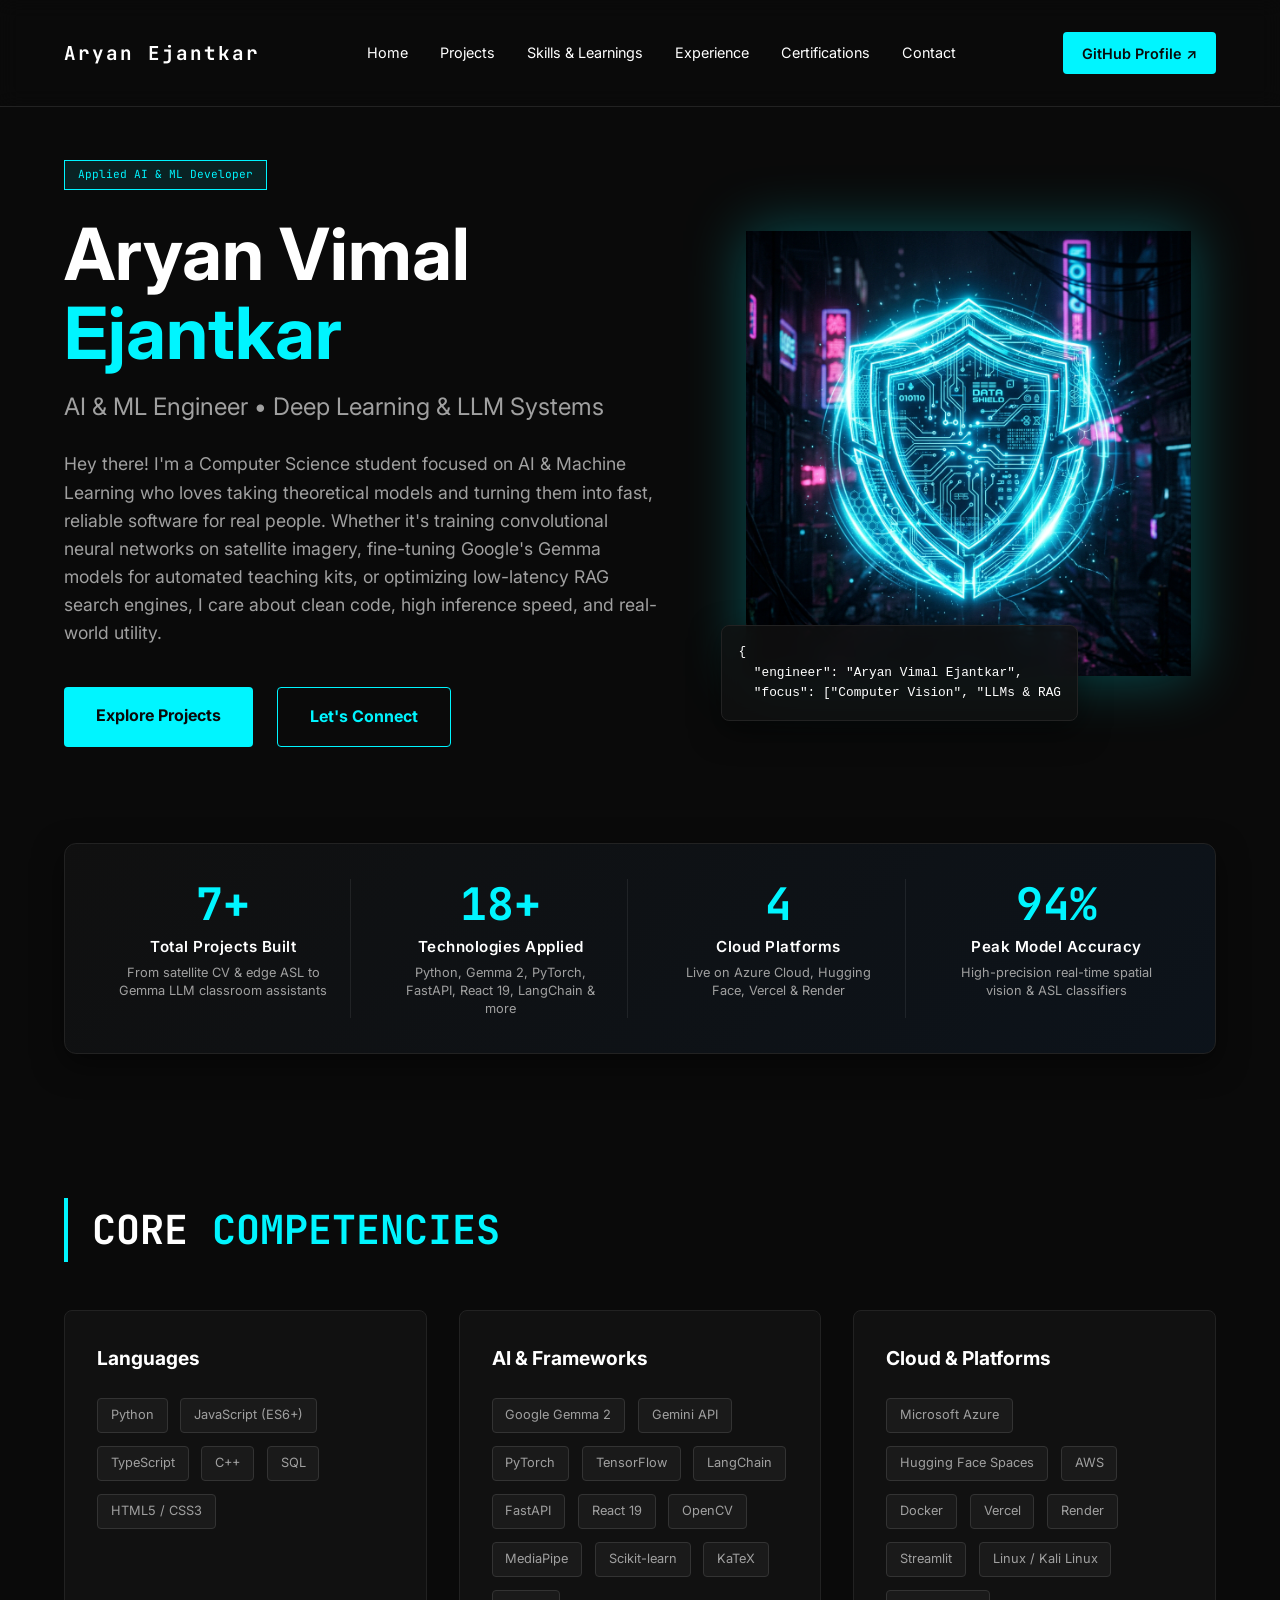
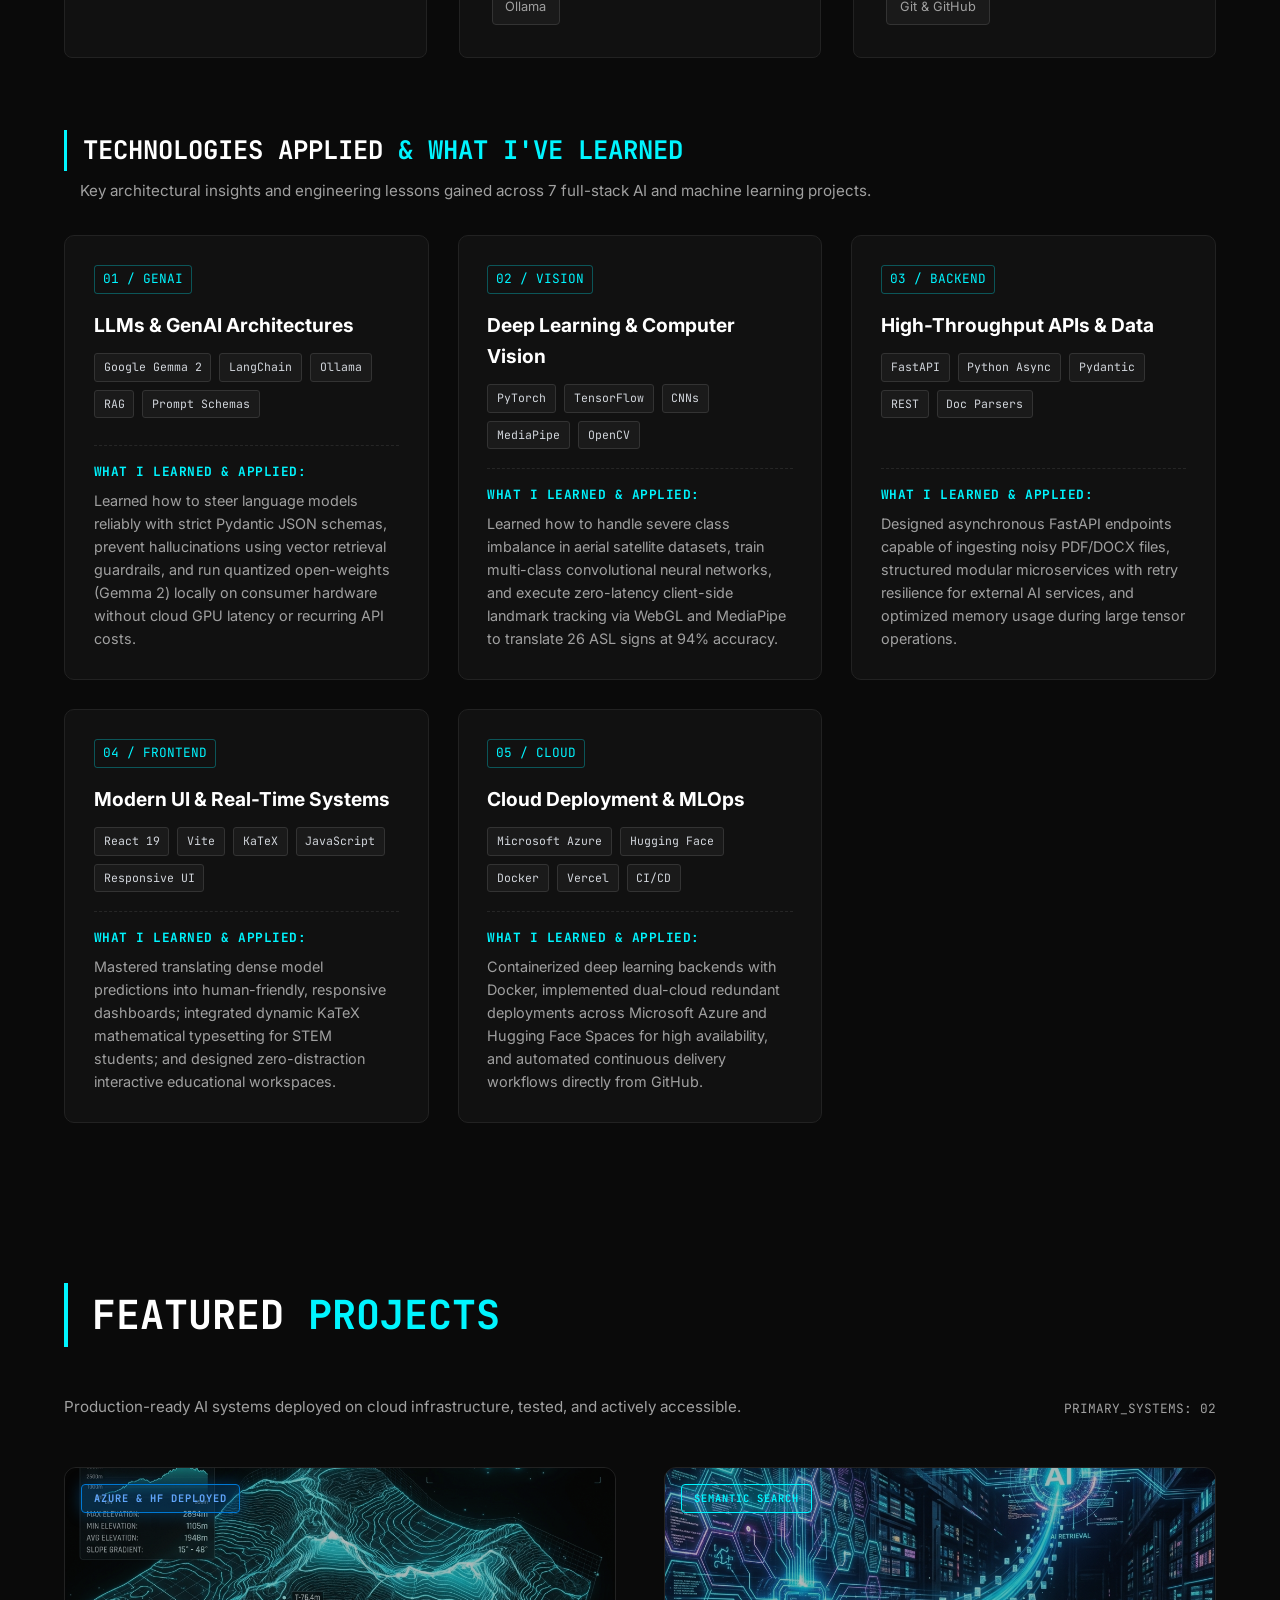
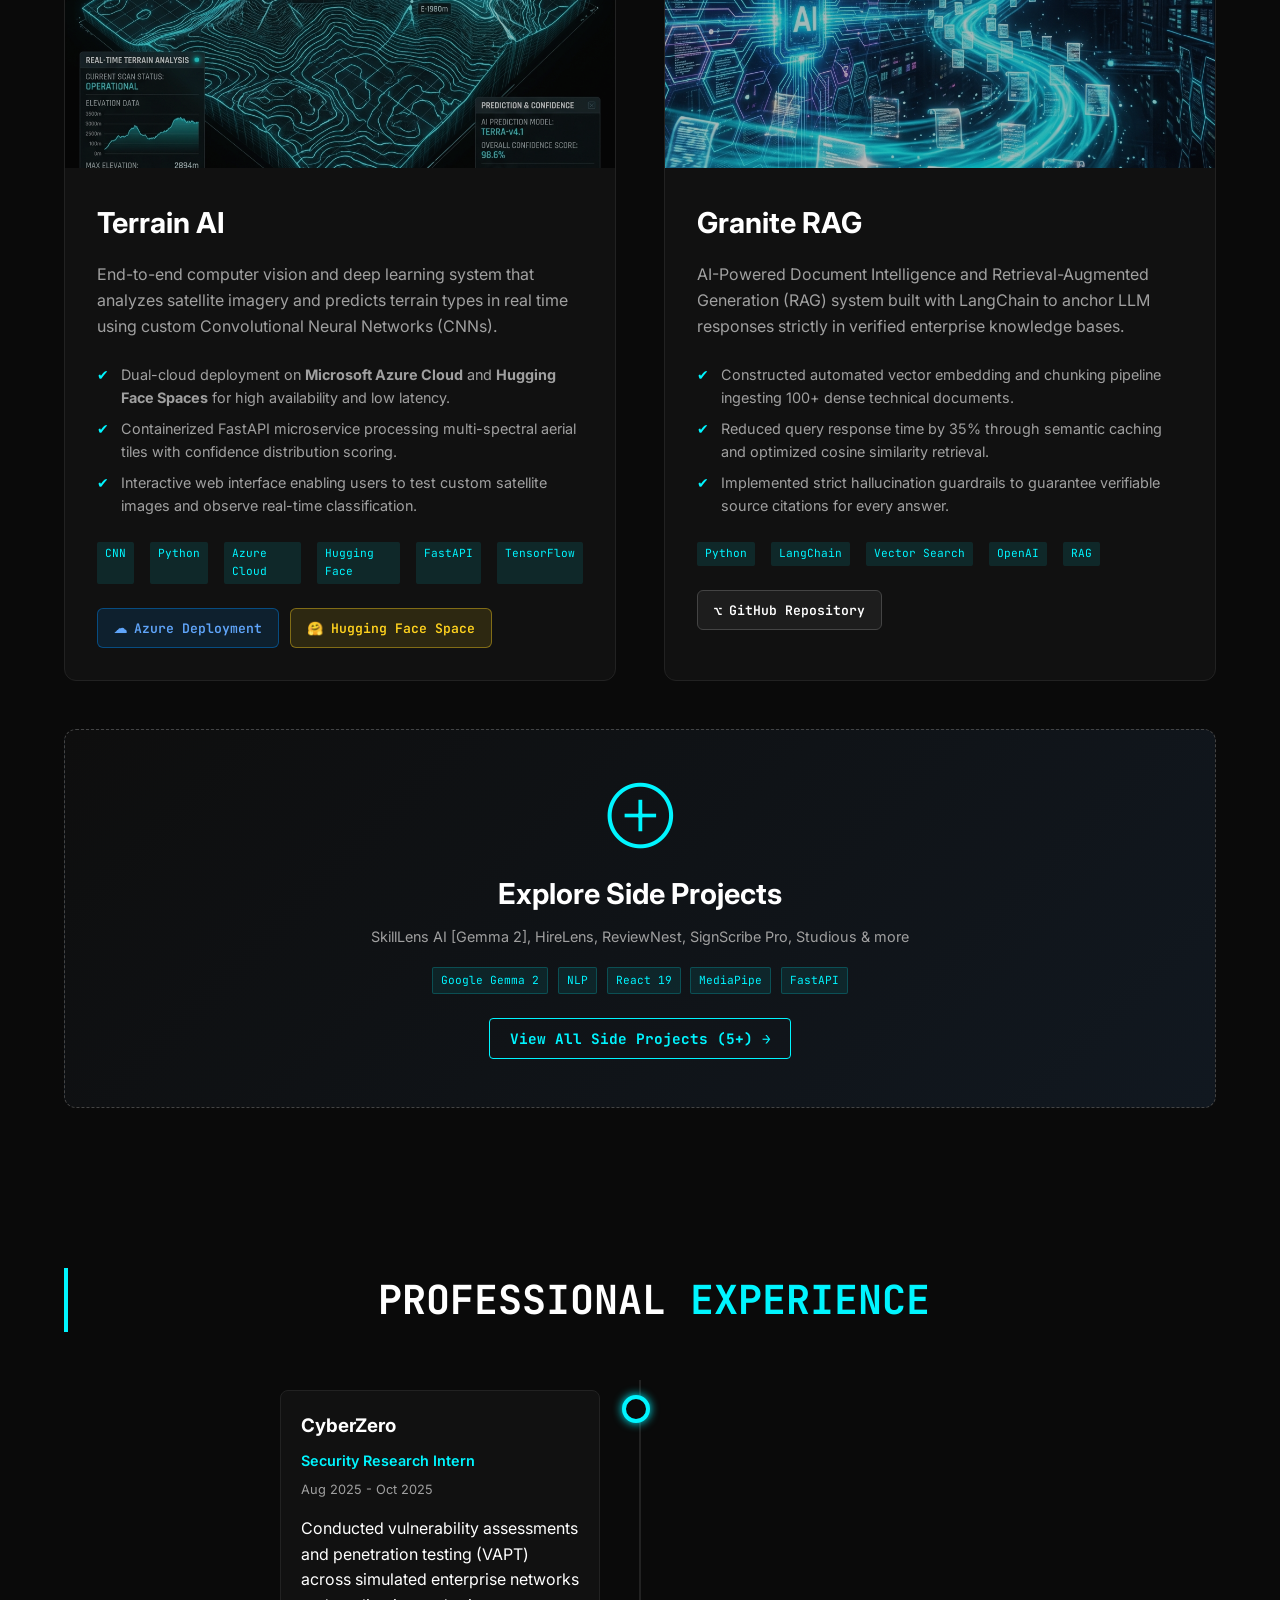
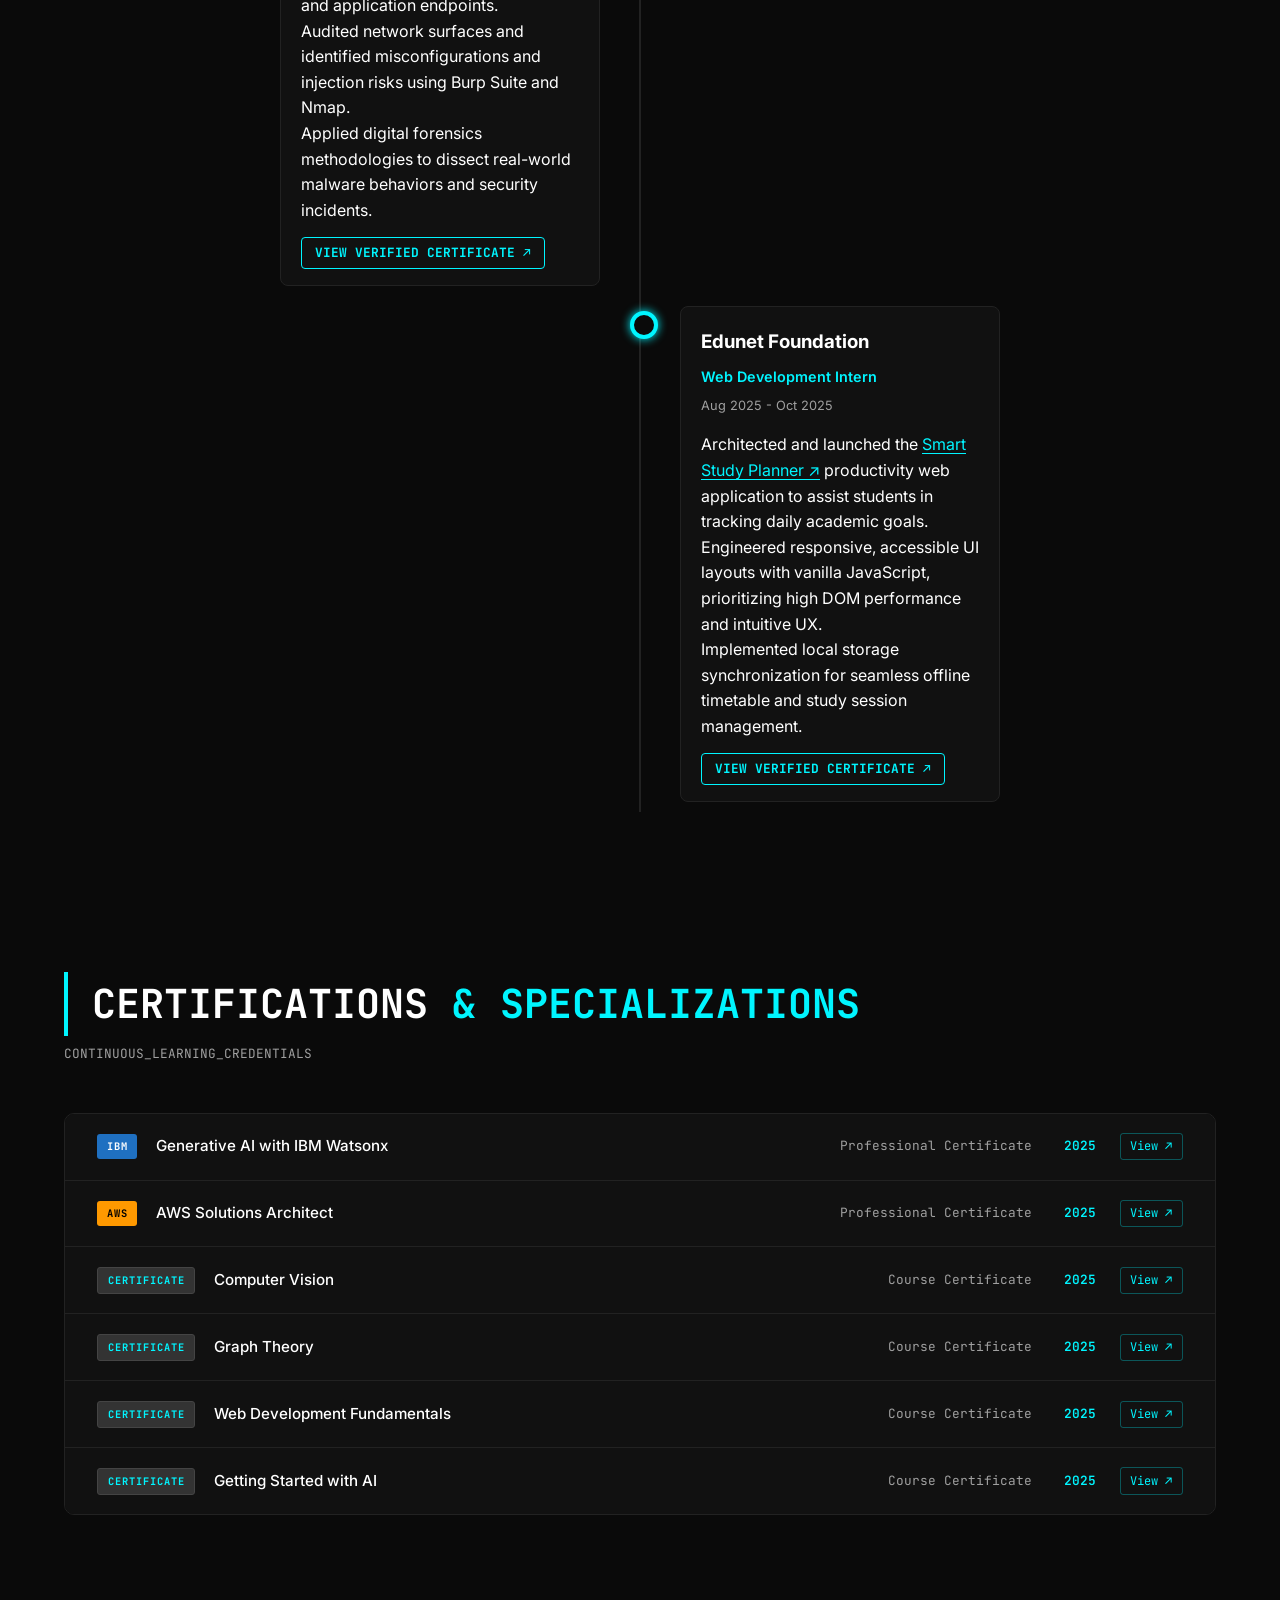
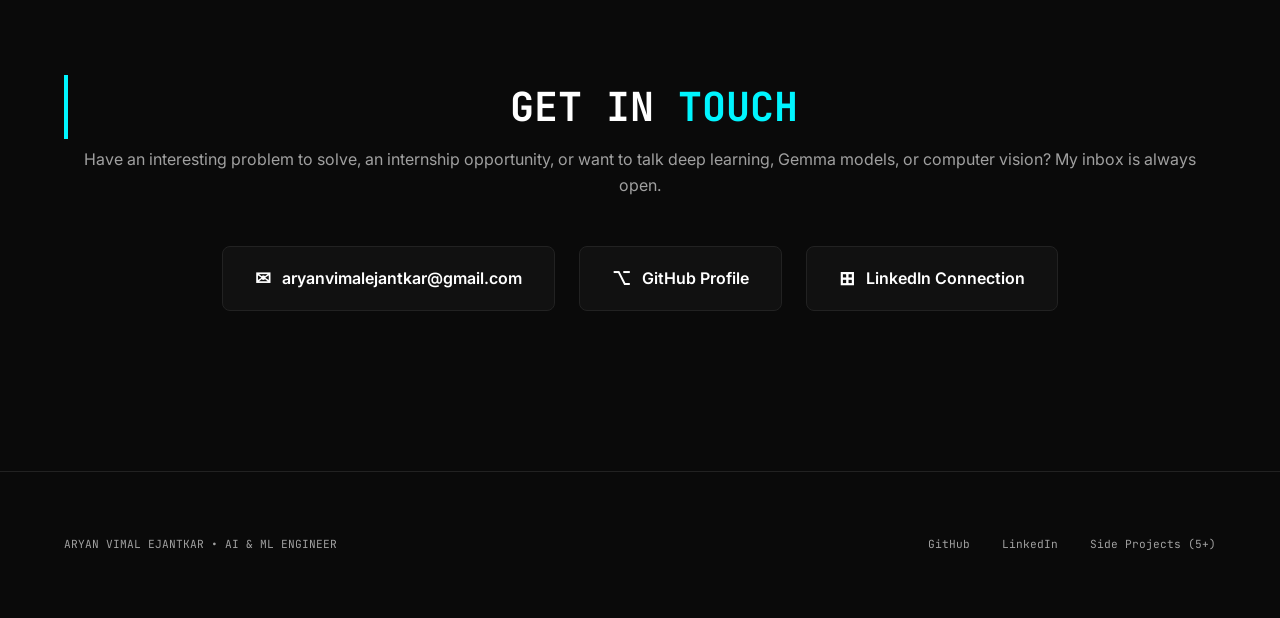
<file: index.html>
<!DOCTYPE html>
<html lang="en">

<head>
    <meta charset="UTF-8">
    <meta name="viewport" content="width=device-width, initial-scale=1.0">
    <title>Aryan Vimal Ejantkar | AI &amp; ML Engineer</title>
    <link rel="icon" type="image/png" href="favicon.png">
    <meta name="description"
        content="Portfolio of Aryan Vimal Ejantkar — AI &amp; ML developer specializing in computer vision, Google Gemma models, RAG systems, and cloud-deployed machine learning applications.">
    <link rel="stylesheet" href="style.css">
    <link rel="preconnect" href="https://fonts.googleapis.com">
    <link rel="preconnect" href="https://fonts.gstatic.com" crossorigin>
    <link
        href="https://fonts.googleapis.com/css2?family=Inter:wght@300;400;500;600;700&family=JetBrains+Mono:wght@400;600;700&display=swap"
        rel="stylesheet">
</head>

<body>
    <header>
        <nav>
            <div class="logo">Aryan Ejantkar</div>
            <ul>
                <li><a href="#home">Home</a></li>
                <li><a href="#projects">Projects</a></li>
                <li><a href="#skills">Skills &amp; Learnings</a></li>
                <li><a href="#experience">Experience</a></li>
                <li><a href="#certifications">Certifications</a></li>
                <li><a href="#contact">Contact</a></li>
            </ul>
            <a href="https://github.com/AryanEjantkar" target="_blank" class="btn-download">GitHub Profile ↗</a>
        </nav>
    </header>

    <main>
        <!-- Hero -->
        <section id="home" class="hero">
            <div class="hero-content">
                <span class="status-tag">Applied AI &amp; ML Developer</span>
                <h1>Aryan Vimal <span class="highlight">Ejantkar</span></h1>
                <p class="subtitle">AI &amp; ML Engineer • Deep Learning &amp; LLM Systems</p>
                <p class="description">
                    Hey there! I'm a Computer Science student focused on AI &amp; Machine Learning who loves taking theoretical models and turning them into fast, reliable software for real people. Whether it's training convolutional neural networks on satellite imagery, fine-tuning Google's Gemma models for automated teaching kits, or optimizing low-latency RAG search engines, I care about clean code, high inference speed, and real-world utility.
                </p>
                <div class="hero-btns">
                    <a href="#projects" class="btn-primary">Explore Projects</a>
                    <a href="#contact" class="btn-secondary">Let's Connect</a>
                </div>
            </div>
            <div class="hero-visual">
                <div class="visual-container">
                    <img src="images/hero.png" alt="High-tech AI visual">
                    <div class="code-snippet">
                        <pre><code>{
  "engineer": "Aryan Vimal Ejantkar",
  "focus": ["Computer Vision", "LLMs & RAG", "Applied AI"],
  "favorite_models": ["Google Gemma 2", "Custom CNNs"],
  "rule": "Make machine learning actually useful"
}</code></pre>
                    </div>
                </div>
            </div>
        </section>

        <!-- Quick Stats & Impact Counter Bar -->
        <section class="stats-overview">
            <div class="stats-container">
                <div class="stat-box">
                    <div class="stat-number"><span class="counter" data-target="7">7</span>+</div>
                    <div class="stat-label">Total Projects Built</div>
                    <p class="stat-desc">From satellite CV &amp; edge ASL to Gemma LLM classroom assistants</p>
                </div>
                <div class="stat-box">
                    <div class="stat-number"><span class="counter" data-target="18">18</span>+</div>
                    <div class="stat-label">Technologies Applied</div>
                    <p class="stat-desc">Python, Gemma 2, PyTorch, FastAPI, React 19, LangChain &amp; more</p>
                </div>
                <div class="stat-box">
                    <div class="stat-number"><span class="counter" data-target="4">4</span></div>
                    <div class="stat-label">Cloud Platforms</div>
                    <p class="stat-desc">Live on Azure Cloud, Hugging Face, Vercel &amp; Render</p>
                </div>
                <div class="stat-box">
                    <div class="stat-number">94<span class="stat-suffix">%</span></div>
                    <div class="stat-label">Peak Model Accuracy</div>
                    <p class="stat-desc">High-precision real-time spatial vision &amp; ASL classifiers</p>
                </div>
            </div>
        </section>

        <!-- Skills & What I Learned -->
        <section id="skills" class="skills">
            <h2 class="section-title">CORE <span class="highlight">COMPETENCIES</span></h2>
            <div class="skills-grid">
                <div class="skill-card">
                    <h3><i class="icon-code"></i> Languages</h3>
                    <div class="tags">
                        <span>Python</span>
                        <span>JavaScript (ES6+)</span>
                        <span>TypeScript</span>
                        <span>C++</span>
                        <span>SQL</span>
                        <span>HTML5 / CSS3</span>
                    </div>
                </div>
                <div class="skill-card">
                    <h3><i class="icon-framework"></i> AI &amp; Frameworks</h3>
                    <div class="tags">
                        <span>Google Gemma 2</span>
                        <span>Gemini API</span>
                        <span>PyTorch</span>
                        <span>TensorFlow</span>
                        <span>LangChain</span>
                        <span>FastAPI</span>
                        <span>React 19</span>
                        <span>OpenCV</span>
                        <span>MediaPipe</span>
                        <span>Scikit-learn</span>
                        <span>KaTeX</span>
                        <span>Ollama</span>
                    </div>
                </div>
                <div class="skill-card">
                    <h3><i class="icon-infra"></i> Cloud &amp; Platforms</h3>
                    <div class="tags">
                        <span>Microsoft Azure</span>
                        <span>Hugging Face Spaces</span>
                        <span>AWS</span>
                        <span>Docker</span>
                        <span>Vercel</span>
                        <span>Render</span>
                        <span>Streamlit</span>
                        <span>Linux / Kali Linux</span>
                        <span>Git &amp; GitHub</span>
                    </div>
                </div>
            </div>

            <!-- Deep Dive: Tech Used & What I Learned -->
            <div class="tech-learnings">
                <h3 class="sub-section-title">TECHNOLOGIES APPLIED <span class="highlight">&amp; WHAT I'VE LEARNED</span></h3>
                <p class="sub-section-desc">Key architectural insights and engineering lessons gained across 7 full-stack AI and machine learning projects.</p>
                
                <div class="learnings-grid">
                    <div class="learning-card">
                        <div class="learning-header">
                            <span class="learning-num">01 / GENAI</span>
                        </div>
                        <h3>LLMs &amp; GenAI Architectures</h3>
                        <div class="learning-tags">
                            <span>Google Gemma 2</span>
                            <span>LangChain</span>
                            <span>Ollama</span>
                            <span>RAG</span>
                            <span>Prompt Schemas</span>
                        </div>
                        <p class="learning-takeaway">
                            <strong>WHAT I LEARNED &amp; APPLIED:</strong>
                            Learned how to steer language models reliably with strict Pydantic JSON schemas, prevent hallucinations using vector retrieval guardrails, and run quantized open-weights (Gemma 2) locally on consumer hardware without cloud GPU latency or recurring API costs.
                        </p>
                    </div>

                    <div class="learning-card">
                        <div class="learning-header">
                            <span class="learning-num">02 / VISION</span>
                        </div>
                        <h3>Deep Learning &amp; Computer Vision</h3>
                        <div class="learning-tags">
                            <span>PyTorch</span>
                            <span>TensorFlow</span>
                            <span>CNNs</span>
                            <span>MediaPipe</span>
                            <span>OpenCV</span>
                        </div>
                        <p class="learning-takeaway">
                            <strong>WHAT I LEARNED &amp; APPLIED:</strong>
                            Learned how to handle severe class imbalance in aerial satellite datasets, train multi-class convolutional neural networks, and execute zero-latency client-side landmark tracking via WebGL and MediaPipe to translate 26 ASL signs at 94% accuracy.
                        </p>
                    </div>

                    <div class="learning-card">
                        <div class="learning-header">
                            <span class="learning-num">03 / BACKEND</span>
                        </div>
                        <h3>High-Throughput APIs &amp; Data</h3>
                        <div class="learning-tags">
                            <span>FastAPI</span>
                            <span>Python Async</span>
                            <span>Pydantic</span>
                            <span>REST</span>
                            <span>Doc Parsers</span>
                        </div>
                        <p class="learning-takeaway">
                            <strong>WHAT I LEARNED &amp; APPLIED:</strong>
                            Designed asynchronous FastAPI endpoints capable of ingesting noisy PDF/DOCX files, structured modular microservices with retry resilience for external AI services, and optimized memory usage during large tensor operations.
                        </p>
                    </div>

                    <div class="learning-card">
                        <div class="learning-header">
                            <span class="learning-num">04 / FRONTEND</span>
                        </div>
                        <h3>Modern UI &amp; Real-Time Systems</h3>
                        <div class="learning-tags">
                            <span>React 19</span>
                            <span>Vite</span>
                            <span>KaTeX</span>
                            <span>JavaScript</span>
                            <span>Responsive UI</span>
                        </div>
                        <p class="learning-takeaway">
                            <strong>WHAT I LEARNED &amp; APPLIED:</strong>
                            Mastered translating dense model predictions into human-friendly, responsive dashboards; integrated dynamic KaTeX mathematical typesetting for STEM students; and designed zero-distraction interactive educational workspaces.
                        </p>
                    </div>

                    <div class="learning-card">
                        <div class="learning-header">
                            <span class="learning-num">05 / CLOUD</span>
                        </div>
                        <h3>Cloud Deployment &amp; MLOps</h3>
                        <div class="learning-tags">
                            <span>Microsoft Azure</span>
                            <span>Hugging Face</span>
                            <span>Docker</span>
                            <span>Vercel</span>
                            <span>CI/CD</span>
                        </div>
                        <p class="learning-takeaway">
                            <strong>WHAT I LEARNED &amp; APPLIED:</strong>
                            Containerized deep learning backends with Docker, implemented dual-cloud redundant deployments across Microsoft Azure and Hugging Face Spaces for high availability, and automated continuous delivery workflows directly from GitHub.
                        </p>
                    </div>
                </div>
            </div>
        </section>

        <!-- Projects -->
        <section id="projects" class="projects">
            <div class="section-header">
                <div>
                    <h2 class="section-title">FEATURED <span class="highlight">PROJECTS</span></h2>
                    <p class="sub-section-desc" style="padding-left: 0; margin-bottom: 0;">Production-ready AI systems deployed on cloud infrastructure, tested, and actively accessible.</p>
                </div>
                <div class="project-log">PRIMARY_SYSTEMS: 02</div>
            </div>

            <!-- Projects Grid -->
            <div class="projects-grid">
                <!-- Terrain AI -->
                <article class="project-card" id="terrain-ai">
                    <div class="project-img">
                        <span class="project-pill azure">AZURE &amp; HF DEPLOYED</span>
                        <img src="images/terrain_ai.png" alt="Terrain AI Prediction System">
                    </div>
                    <div class="project-info">
                        <h3>Terrain AI</h3>
                        <p>End-to-end computer vision and deep learning system that analyzes satellite imagery and predicts terrain types in real time using custom Convolutional Neural Networks (CNNs).</p>
                        <ul>
                            <li>Dual-cloud deployment on <strong>Microsoft Azure Cloud</strong> and <strong>Hugging Face Spaces</strong> for high availability and low latency.</li>
                            <li>Containerized FastAPI microservice processing multi-spectral aerial tiles with confidence distribution scoring.</li>
                            <li>Interactive web interface enabling users to test custom satellite images and observe real-time classification.</li>
                        </ul>
                        <div class="project-tags">
                            <span>CNN</span>
                            <span>Python</span>
                            <span>Azure Cloud</span>
                            <span>Hugging Face</span>
                            <span>FastAPI</span>
                            <span>TensorFlow</span>
                        </div>
                        <div class="project-actions">
                            <a href="https://terrain-ai.azurewebsites.net" target="_blank" rel="noopener noreferrer" class="btn-action btn-azure">
                                <span>☁</span> Azure Deployment
                            </a>
                            <a href="https://huggingface.co/spaces/AryanYeager/Terrain-AI" target="_blank" rel="noopener noreferrer" class="btn-action btn-hf">
                                <span>🤗</span> Hugging Face Space
                            </a>
                        </div>
                    </div>
                </article>

                <!-- Granite RAG -->
                <article class="project-card" id="granite-rag">
                    <div class="project-img">
                        <span class="project-pill rag">SEMANTIC SEARCH</span>
                        <img src="images/granite.png" alt="Granite RAG Project">
                    </div>
                    <div class="project-info">
                        <h3>Granite RAG</h3>
                        <p>AI-Powered Document Intelligence and Retrieval-Augmented Generation (RAG) system built with LangChain to anchor LLM responses strictly in verified enterprise knowledge bases.</p>
                        <ul>
                            <li>Constructed automated vector embedding and chunking pipeline ingesting 100+ dense technical documents.</li>
                            <li>Reduced query response time by 35% through semantic caching and optimized cosine similarity retrieval.</li>
                            <li>Implemented strict hallucination guardrails to guarantee verifiable source citations for every answer.</li>
                        </ul>
                        <div class="project-tags">
                            <span>Python</span>
                            <span>LangChain</span>
                            <span>Vector Search</span>
                            <span>OpenAI</span>
                            <span>RAG</span>
                        </div>
                        <div class="project-actions">
                            <a href="https://github.com/AryanEjantkar/RAG-" target="_blank" rel="noopener noreferrer" class="btn-action btn-gh">
                                <span>⌥</span> GitHub Repository
                            </a>
                        </div>
                    </div>
                </article>

                <!-- More Projects CTA Card -->
                <article class="project-card project-more-cta" id="more-projects-card">
                    <a href="projects.html" class="more-projects-link">
                        <div class="more-projects-inner">
                            <div class="more-icon">⊕</div>
                            <h3>Explore Side Projects</h3>
                            <p>SkillLens AI [Gemma 2], HireLens, ReviewNest, SignScribe Pro, Studious &amp; more</p>
                            <div class="more-tags">
                                <span>Google Gemma 2</span>
                                <span>NLP</span>
                                <span>React 19</span>
                                <span>MediaPipe</span>
                                <span>FastAPI</span>
                            </div>
                            <span class="more-arrow">View All Side Projects (5+) →</span>
                        </div>
                    </a>
                </article>
            </div>
        </section>

        <!-- Experience -->
        <section id="experience" class="timeline-section">
            <h2 class="section-title">PROFESSIONAL <span class="highlight">EXPERIENCE</span></h2>
            <div class="timeline">
                <div class="timeline-item left">
                    <div class="timeline-content">
                        <h3>CyberZero</h3>
                        <p class="role">Security Research Intern</p>
                        <p class="date">Aug 2025 - Oct 2025</p>
                        <ul>
                            <li>Conducted vulnerability assessments and penetration testing (VAPT) across simulated enterprise networks and application endpoints.</li>
                            <li>Audited network surfaces and identified misconfigurations and injection risks using Burp Suite and Nmap.</li>
                            <li>Applied digital forensics methodologies to dissect real-world malware behaviors and security incidents.</li>
                            <li style="list-style: none; margin-top: 1rem; padding-left: 0;"><a href="https://drive.google.com/file/d/1iZwrSXvHNctvLKNdrbtLAVWrNoqYhOEe/view?usp=sharing" target="_blank" style="color: var(--accent-color); font-family: var(--font-mono); font-size: 0.8rem; font-weight: 700; text-decoration: none; border: 1px solid var(--accent-color); padding: 0.4rem 0.8rem; border-radius: 4px;">VIEW VERIFIED CERTIFICATE ↗</a></li>
                        </ul>
                    </div>
                </div>
                <div class="timeline-item right">
                    <div class="timeline-content">
                        <h3>Edunet Foundation</h3>
                        <p class="role">Web Development Intern</p>
                        <p class="date">Aug 2025 - Oct 2025</p>
                        <ul>
                            <li>Architected and launched the <a href="https://aryanejantkar.github.io/Studious/" target="_blank" style="color: var(--accent-color); text-decoration: underline; text-underline-offset: 3px;">Smart Study Planner ↗</a> productivity web application to assist students in tracking daily academic goals.</li>
                            <li>Engineered responsive, accessible UI layouts with vanilla JavaScript, prioritizing high DOM performance and intuitive UX.</li>
                            <li>Implemented local storage synchronization for seamless offline timetable and study session management.</li>
                            <li style="list-style: none; margin-top: 1rem; padding-left: 0;"><a href="https://drive.google.com/file/d/1q51gS9Bd0TvYAJU_ouOYFiD1AsSKMowu/view?usp=sharing" target="_blank" style="color: var(--accent-color); font-family: var(--font-mono); font-size: 0.8rem; font-weight: 700; text-decoration: none; border: 1px solid var(--accent-color); padding: 0.4rem 0.8rem; border-radius: 4px;">VIEW VERIFIED CERTIFICATE ↗</a></li>
                        </ul>
                    </div>
                </div>
            </div>
        </section>

        <!-- Certifications — Linewise List -->
        <section id="certifications" class="certs">
            <h2 class="section-title">CERTIFICATIONS <span class="highlight">&amp; SPECIALIZATIONS</span></h2>
            <p class="certs-subtitle">CONTINUOUS_LEARNING_CREDENTIALS</p>

            <div class="cert-list">
                <!-- IBM Watsonx -->
                <div class="cert-row">
                    <div class="cert-left">
                        <span class="cert-issuer-badge ibm">IBM</span>
                        <span class="cert-name">Generative AI with IBM Watsonx</span>
                    </div>
                    <div class="cert-right">
                        <span class="cert-type">Professional Certificate</span>
                        <span class="cert-year">2025</span>
                        <a href="https://courses.ibmcep.cognitiveclass.ai/certificates/39b0f9b2fa1e4203a6bf78116961417a" class="cert-link" target="_blank">View ↗</a>
                    </div>
                </div>

                <!-- AWS Solutions Architect -->
                <div class="cert-row">
                    <div class="cert-left">
                        <span class="cert-issuer-badge aws">AWS</span>
                        <span class="cert-name">AWS Solutions Architect</span>
                    </div>
                    <div class="cert-right">
                        <span class="cert-type">Professional Certificate</span>
                        <span class="cert-year">2025</span>
                        <a href="https://drive.google.com/file/d/1eqbxiesg7l5YwtLxKyrbqLeBqmudLLXa/view?usp=sharing" class="cert-link" target="_blank">View ↗</a>
                    </div>
                </div>

                <!-- Computer Vision -->
                <div class="cert-row">
                    <div class="cert-left">
                        <span class="cert-issuer-badge other">CERTIFICATE</span>
                        <span class="cert-name">Computer Vision</span>
                    </div>
                    <div class="cert-right">
                        <span class="cert-type">Course Certificate</span>
                        <span class="cert-year">2025</span>
                        <a href="https://drive.google.com/file/d/1IrvHcUiZFMRfwyIAwp1k_k1lSqYHnOw4/view?usp=sharing" class="cert-link" target="_blank">View ↗</a>
                    </div>
                </div>

                <!-- Graph Theory -->
                <div class="cert-row">
                    <div class="cert-left">
                        <span class="cert-issuer-badge other">CERTIFICATE</span>
                        <span class="cert-name">Graph Theory</span>
                    </div>
                    <div class="cert-right">
                        <span class="cert-type">Course Certificate</span>
                        <span class="cert-year">2025</span>
                        <a href="https://drive.google.com/file/d/1udrbotqPRoVbG8tz20t1jO_qF084Vod0/view?usp=sharing" class="cert-link" target="_blank">View ↗</a>
                    </div>
                </div>

                <!-- Web Development Fundamentals -->
                <div class="cert-row">
                    <div class="cert-left">
                        <span class="cert-issuer-badge other">CERTIFICATE</span>
                        <span class="cert-name">Web Development Fundamentals</span>
                    </div>
                    <div class="cert-right">
                        <span class="cert-type">Course Certificate</span>
                        <span class="cert-year">2025</span>
                        <a href="https://drive.google.com/file/d/1ZdUt2LaSRVUT1p3aTkzrZgxv9mIlfofM/view?usp=sharing" class="cert-link" target="_blank">View ↗</a>
                    </div>
                </div>

                <!-- Getting Started with AI -->
                <div class="cert-row">
                    <div class="cert-left">
                        <span class="cert-issuer-badge other">CERTIFICATE</span>
                        <span class="cert-name">Getting Started with AI</span>
                    </div>
                    <div class="cert-right">
                        <span class="cert-type">Course Certificate</span>
                        <span class="cert-year">2025</span>
                        <a href="https://drive.google.com/file/d/1AYmJ8X2r0VZyQmUGH4psGCxMCPOpIRfd/view?usp=sharing" class="cert-link" target="_blank">View ↗</a>
                    </div>
                </div>
            </div>
        </section>

        <!-- Contact anchor -->
        <section id="contact" class="contact-section">
            <h2 class="section-title">GET IN <span class="highlight">TOUCH</span></h2>
            <p class="contact-sub">Have an interesting problem to solve, an internship opportunity, or want to talk deep learning, Gemma models, or computer vision? My inbox is always open.</p>
            <div class="contact-links">
                <a href="mailto:aryanvimalejantkar@gmail.com" class="contact-item" id="contact-email">
                    <span class="contact-icon">✉</span>
                    <span>aryanvimalejantkar@gmail.com</span>
                </a>
                <a href="https://github.com/AryanEjantkar" target="_blank" class="contact-item" id="contact-github">
                    <span class="contact-icon">⌥</span>
                    <span>GitHub Profile</span>
                </a>
                <a href="https://www.linkedin.com/in/aryan-vimal-ejantkar-a94936253/" target="_blank"
                    class="contact-item" id="contact-linkedin">
                    <span class="contact-icon">⊞</span>
                    <span>LinkedIn Connection</span>
                </a>
            </div>
        </section>
    </main>

    <footer>
        <div class="footer-content">
            <div class="footer-left">
                <span>ARYAN VIMAL EJANTKAR • AI &amp; ML ENGINEER</span>
            </div>
            <div class="footer-center">
                <a href="https://github.com/AryanEjantkar" target="_blank">GitHub</a>
                <a href="https://www.linkedin.com/in/aryan-vimal-ejantkar-a94936253/" target="_blank">LinkedIn</a>
                <a href="projects.html">Side Projects (5+)</a>
            </div>
        </div>
    </footer>

    <script src="script.js"></script>
</body>

</html>
</file>
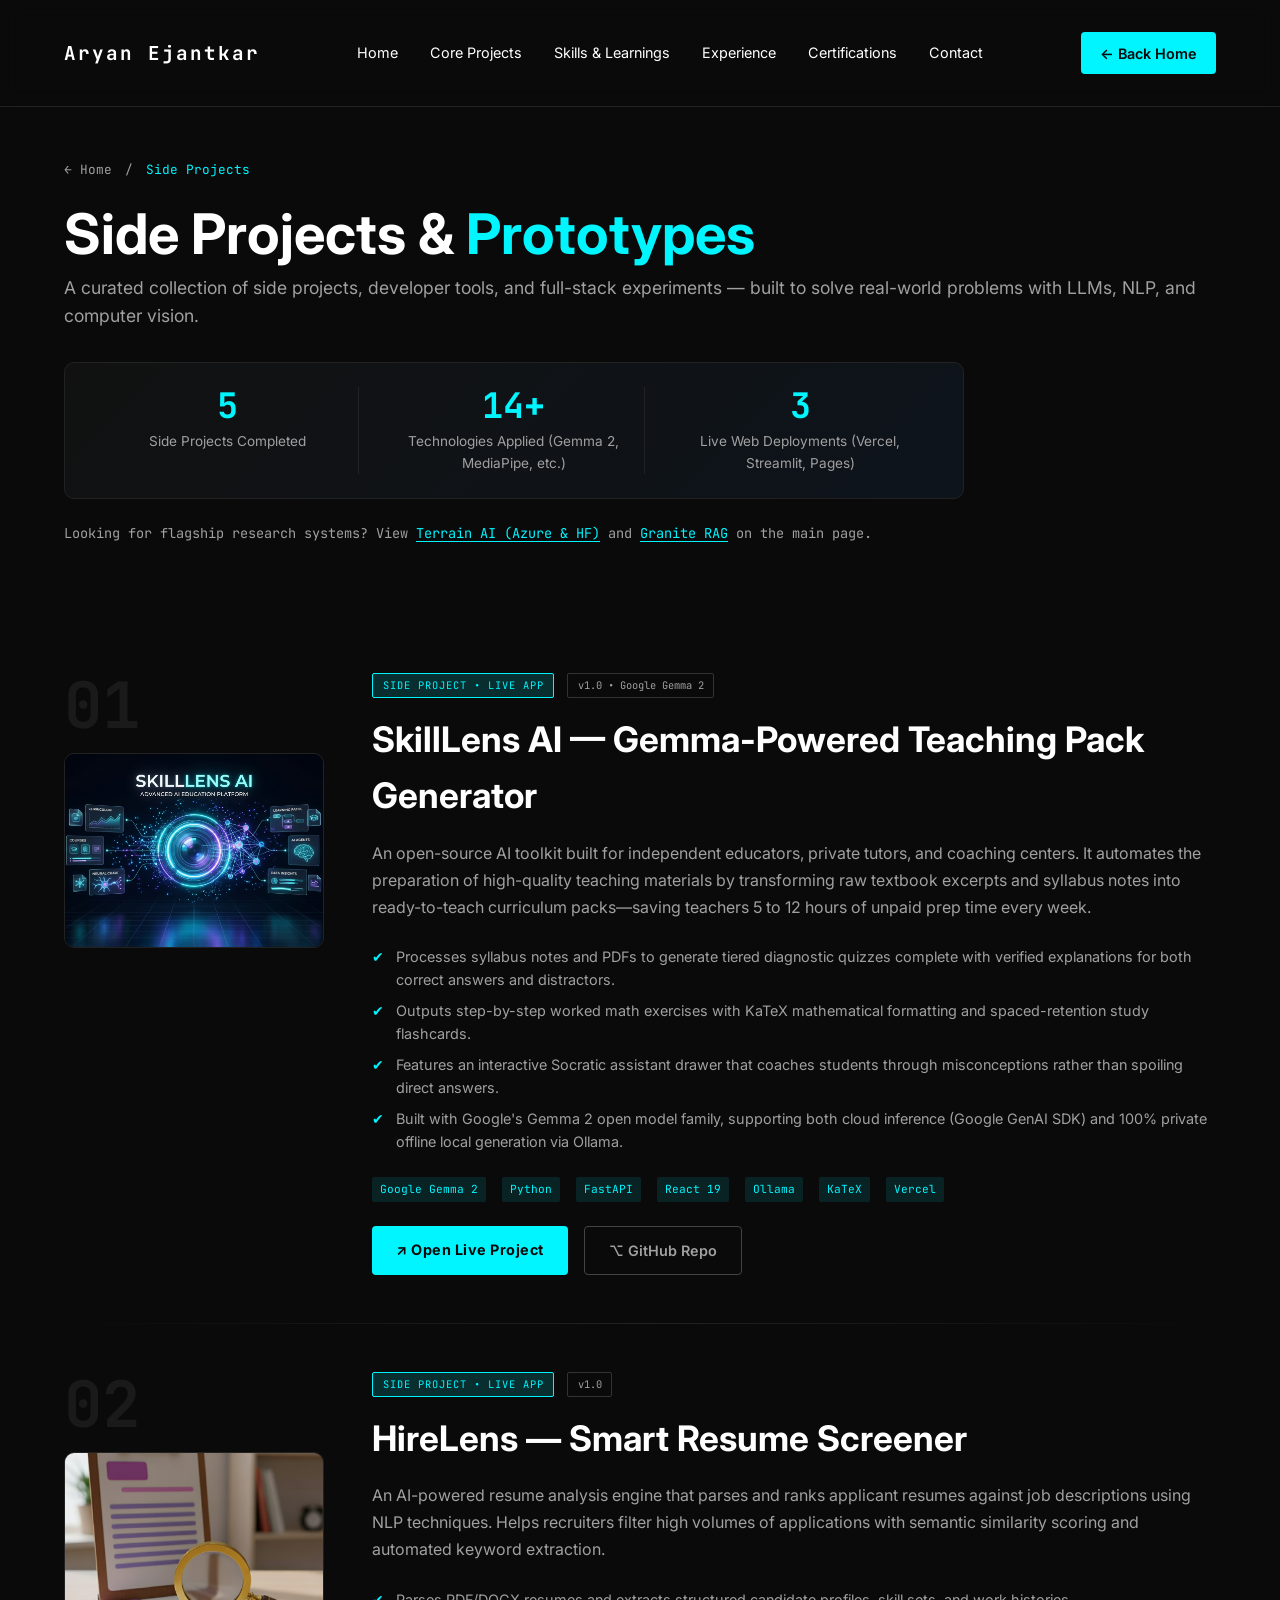
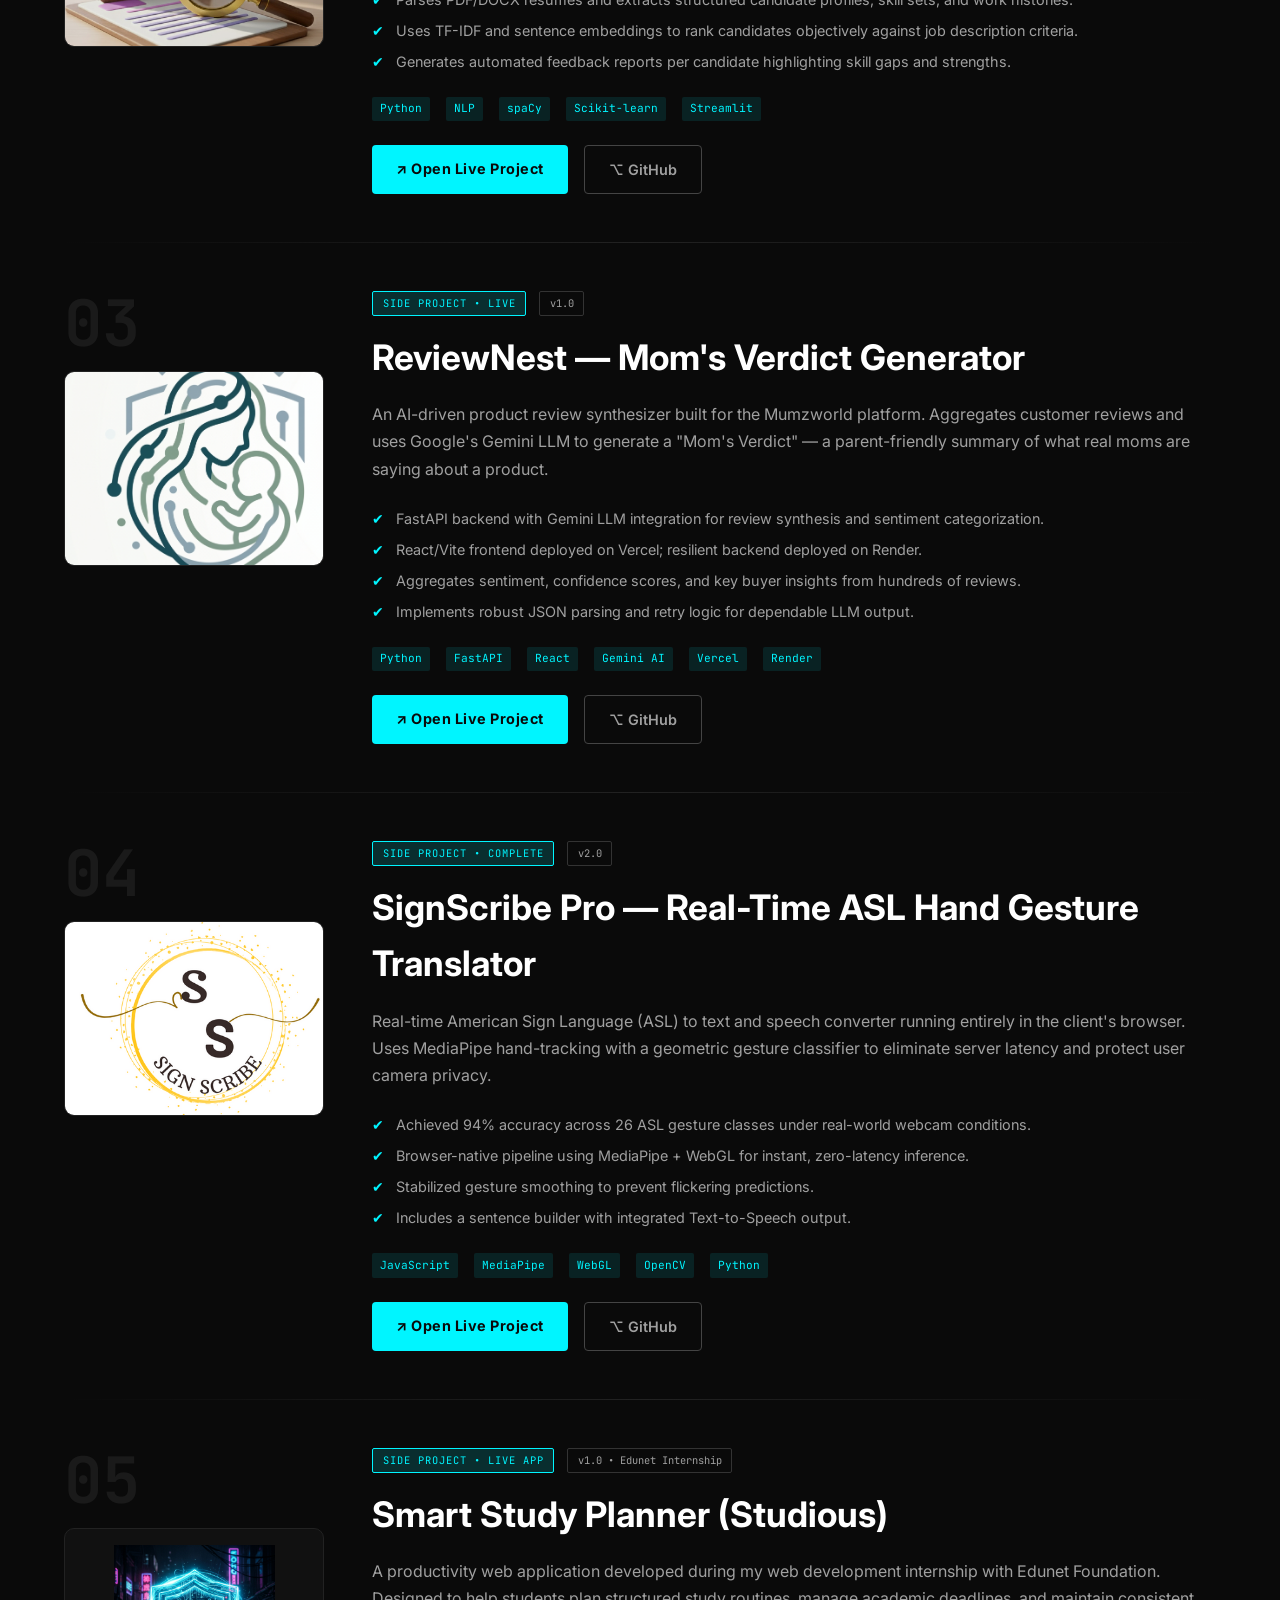
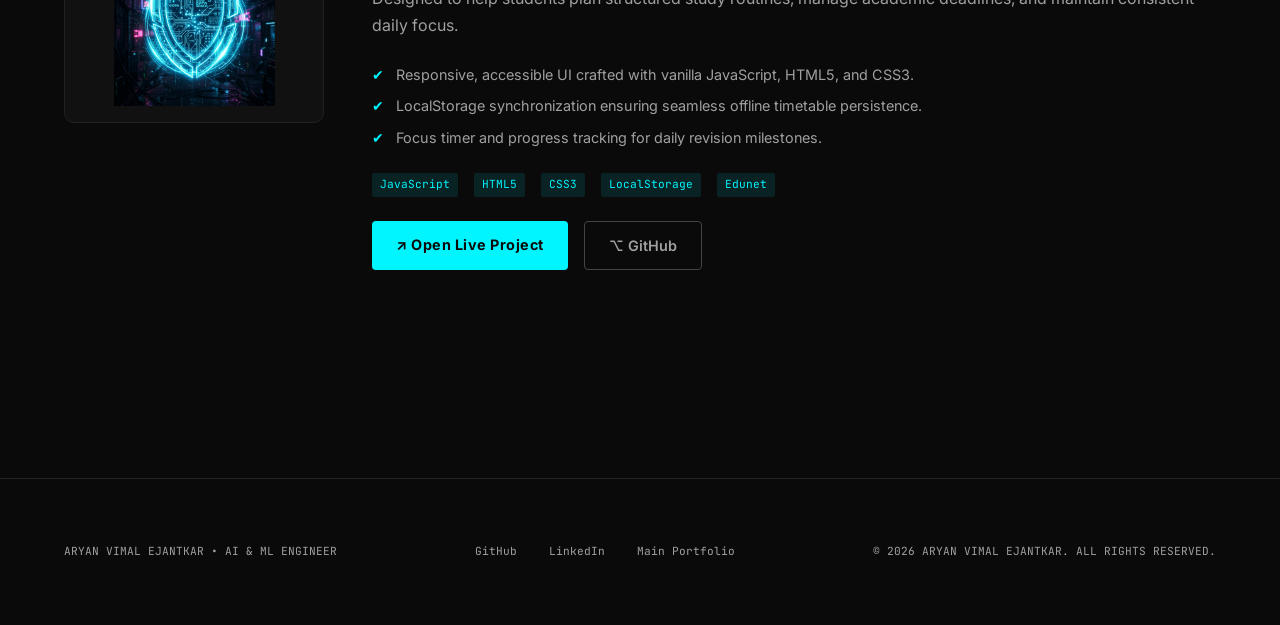
<file: projects.html>
<!DOCTYPE html>
<html lang="en">

<head>
    <meta charset="UTF-8">
    <meta name="viewport" content="width=device-width, initial-scale=1.0">
    <title>Side Projects | Aryan Vimal Ejantkar</title>
    <link rel="icon" type="image/png" href="favicon.png">
    <meta name="description"
        content="Side projects and AI prototypes by Aryan Vimal Ejantkar — SkillLens AI (Gemma 2), HireLens, ReviewNest, SignScribe Pro, and Studious.">
    <link rel="stylesheet" href="style.css">
    <link rel="preconnect" href="https://fonts.googleapis.com">
    <link rel="preconnect" href="https://fonts.gstatic.com" crossorigin>
    <link
        href="https://fonts.googleapis.com/css2?family=Inter:wght@300;400;500;600;700&family=JetBrains+Mono:wght@400;600;700&display=swap"
        rel="stylesheet">
</head>

<body>
    <header>
        <nav>
            <div class="logo">Aryan Ejantkar</div>
            <ul>
                <li><a href="index.html">Home</a></li>
                <li><a href="index.html#projects">Core Projects</a></li>
                <li><a href="index.html#skills">Skills &amp; Learnings</a></li>
                <li><a href="index.html#experience">Experience</a></li>
                <li><a href="index.html#certifications">Certifications</a></li>
                <li><a href="index.html#contact">Contact</a></li>
            </ul>
            <a href="index.html" class="btn-download">← Back Home</a>
        </nav>
    </header>

    <main>
        <section class="projects-page-hero">
            <div class="back-breadcrumb">
                <a href="index.html">← Home</a>
                <span>/</span>
                <span class="highlight">Side Projects</span>
            </div>
            <h1>Side Projects &amp; <span class="highlight">Prototypes</span></h1>
            <p class="subtitle-page">A curated collection of side projects, developer tools, and full-stack experiments — built to solve real-world problems with LLMs, NLP, and computer vision.</p>

            <!-- Projects Stats Summary Banner -->
            <div class="projects-stats-banner">
                <div class="p-stat">
                    <div class="p-stat-num">5</div>
                    <div class="p-stat-lbl">Side Projects Completed</div>
                </div>
                <div class="p-stat">
                    <div class="p-stat-num">14+</div>
                    <div class="p-stat-lbl">Technologies Applied (Gemma 2, MediaPipe, etc.)</div>
                </div>
                <div class="p-stat">
                    <div class="p-stat-num">3</div>
                    <div class="p-stat-lbl">Live Web Deployments (Vercel, Streamlit, Pages)</div>
                </div>
            </div>

            <div style="margin-top: 1.5rem; font-family: var(--font-mono); font-size: 0.85rem; color: var(--text-secondary);">
                <span>Looking for flagship research systems? View </span>
                <a href="index.html#terrain-ai" style="color: var(--accent-color); text-decoration: underline; text-underline-offset: 3px;">Terrain AI (Azure &amp; HF)</a>
                <span> and </span>
                <a href="index.html#granite-rag" style="color: var(--accent-color); text-decoration: underline; text-underline-offset: 3px;">Granite RAG</a>
                <span> on the main page.</span>
            </div>
        </section>

        <section class="extra-projects">
            <!-- 01: SkillLens AI [Gemma One] -->
            <article class="extra-project-card" id="skilllens-ai">
                <div class="extra-project-left">
                    <div class="extra-project-number">01</div>
                    <div class="extra-project-img-wrap">
                        <img src="images/skilllens.png" alt="SkillLens AI Project Banner" class="extra-project-img-real">
                    </div>
                </div>
                <div class="extra-project-content">
                    <div class="project-meta">
                        <span class="project-status">SIDE PROJECT • LIVE APP</span>
                        <span class="project-version">v1.0 • Google Gemma 2</span>
                    </div>
                    <h2>SkillLens AI — Gemma-Powered Teaching Pack Generator</h2>
                    <p>An open-source AI toolkit built for independent educators, private tutors, and coaching centers. It automates the preparation of high-quality teaching materials by transforming raw textbook excerpts and syllabus notes into ready-to-teach curriculum packs—saving teachers 5 to 12 hours of unpaid prep time every week.</p>
                    <ul>
                        <li>Processes syllabus notes and PDFs to generate tiered diagnostic quizzes complete with verified explanations for both correct answers and distractors.</li>
                        <li>Outputs step-by-step worked math exercises with KaTeX mathematical formatting and spaced-retention study flashcards.</li>
                        <li>Features an interactive Socratic assistant drawer that coaches students through misconceptions rather than spoiling direct answers.</li>
                        <li>Built with Google's Gemma 2 open model family, supporting both cloud inference (Google GenAI SDK) and 100% private offline local generation via Ollama.</li>
                    </ul>
                    <div class="project-tags">
                        <span>Google Gemma 2</span>
                        <span>Python</span>
                        <span>FastAPI</span>
                        <span>React 19</span>
                        <span>Ollama</span>
                        <span>KaTeX</span>
                        <span>Vercel</span>
                    </div>
                    <div class="extra-project-actions">
                        <a href="https://skilllens-ai.vercel.app/" class="btn-open-project" target="_blank" rel="noopener noreferrer">↗ Open Live Project</a>
                        <a href="https://github.com/AryanEjantkar/SkillLensAI" class="btn-github" target="_blank">⌥ GitHub Repo</a>
                    </div>
                </div>
            </article>

            <div class="project-divider"></div>

            <!-- 02: HireLens -->
            <article class="extra-project-card" id="smart-resume-screener">
                <div class="extra-project-left">
                    <div class="extra-project-number">02</div>
                    <div class="extra-project-img-wrap">
                        <img src="images/hirelens.png" alt="HireLens Logo" class="extra-project-img-real">
                    </div>
                </div>
                <div class="extra-project-content">
                    <div class="project-meta">
                        <span class="project-status">SIDE PROJECT • LIVE APP</span>
                        <span class="project-version">v1.0</span>
                    </div>
                    <h2>HireLens — Smart Resume Screener</h2>
                    <p>An AI-powered resume analysis engine that parses and ranks applicant resumes against job descriptions using NLP techniques. Helps recruiters filter high volumes of applications with semantic similarity scoring and automated keyword extraction.</p>
                    <ul>
                        <li>Parses PDF/DOCX resumes and extracts structured candidate profiles, skill sets, and work histories.</li>
                        <li>Uses TF-IDF and sentence embeddings to rank candidates objectively against job description criteria.</li>
                        <li>Generates automated feedback reports per candidate highlighting skill gaps and strengths.</li>
                    </ul>
                    <div class="project-tags">
                        <span>Python</span>
                        <span>NLP</span>
                        <span>spaCy</span>
                        <span>Scikit-learn</span>
                        <span>Streamlit</span>
                    </div>
                    <div class="extra-project-actions">
                        <a href="https://hirelens03.streamlit.app/" class="btn-open-project" target="_blank" rel="noopener noreferrer" id="resume-screener-link">↗ Open Live Project</a>
                        <a href="https://github.com/AryanEjantkar" class="btn-github" target="_blank" id="resume-screener-github">⌥ GitHub</a>
                    </div>
                </div>
            </article>

            <div class="project-divider"></div>

            <!-- 03: ReviewNest -->
            <article class="extra-project-card" id="reviewnest">
                <div class="extra-project-left">
                    <div class="extra-project-number">03</div>
                    <div class="extra-project-img-wrap">
                        <img src="images/mumproject.png" alt="ReviewNest Logo" class="extra-project-img-real">
                    </div>
                </div>
                <div class="extra-project-content">
                    <div class="project-meta">
                        <span class="project-status">SIDE PROJECT • LIVE</span>
                        <span class="project-version">v1.0</span>
                    </div>
                    <h2>ReviewNest — Mom's Verdict Generator</h2>
                    <p>An AI-driven product review synthesizer built for the Mumzworld platform. Aggregates customer reviews and uses Google's Gemini LLM to generate a "Mom's Verdict" — a parent-friendly summary of what real moms are saying about a product.</p>
                    <ul>
                        <li>FastAPI backend with Gemini LLM integration for review synthesis and sentiment categorization.</li>
                        <li>React/Vite frontend deployed on Vercel; resilient backend deployed on Render.</li>
                        <li>Aggregates sentiment, confidence scores, and key buyer insights from hundreds of reviews.</li>
                        <li>Implements robust JSON parsing and retry logic for dependable LLM output.</li>
                    </ul>
                    <div class="project-tags">
                        <span>Python</span>
                        <span>FastAPI</span>
                        <span>React</span>
                        <span>Gemini AI</span>
                        <span>Vercel</span>
                        <span>Render</span>
                    </div>
                    <div class="extra-project-actions">
                        <a href="https://mumzproject.vercel.app/" class="btn-open-project" target="_blank" rel="noopener noreferrer" id="reviewnest-link">↗ Open Live Project</a>
                        <a href="https://github.com/AryanEjantkar" class="btn-github" target="_blank" id="reviewnest-github">⌥ GitHub</a>
                    </div>
                </div>
            </article>

            <div class="project-divider"></div>

            <!-- 04: SignScribe -->
            <article class="extra-project-card" id="signscribe">
                <div class="extra-project-left">
                    <div class="extra-project-number">04</div>
                    <div class="extra-project-img-wrap">
                        <img src="images/signscribe_logo.png" alt="SignScribe Logo" class="extra-project-img-real">
                    </div>
                </div>
                <div class="extra-project-content">
                    <div class="project-meta">
                        <span class="project-status">SIDE PROJECT • COMPLETE</span>
                        <span class="project-version">v2.0</span>
                    </div>
                    <h2>SignScribe Pro — Real-Time ASL Hand Gesture Translator</h2>
                    <p>Real-time American Sign Language (ASL) to text and speech converter running entirely in the client's browser. Uses MediaPipe hand-tracking with a geometric gesture classifier to eliminate server latency and protect user camera privacy.</p>
                    <ul>
                        <li>Achieved 94% accuracy across 26 ASL gesture classes under real-world webcam conditions.</li>
                        <li>Browser-native pipeline using MediaPipe + WebGL for instant, zero-latency inference.</li>
                        <li>Stabilized gesture smoothing to prevent flickering predictions.</li>
                        <li>Includes a sentence builder with integrated Text-to-Speech output.</li>
                    </ul>
                    <div class="project-tags">
                        <span>JavaScript</span>
                        <span>MediaPipe</span>
                        <span>WebGL</span>
                        <span>OpenCV</span>
                        <span>Python</span>
                    </div>
                    <div class="extra-project-actions">
                        <a href="https://aryanejantkar.github.io/Sign-Scribe/" class="btn-open-project" target="_blank" rel="noopener noreferrer" id="signscribe-link">↗ Open Live Project</a>
                        <a href="https://github.com/AryanEjantkar" class="btn-github" target="_blank" id="signscribe-github">⌥ GitHub</a>
                    </div>
                </div>
            </article>

            <div class="project-divider"></div>

            <!-- 05: Smart Study Planner -->
            <article class="extra-project-card" id="studious">
                <div class="extra-project-left">
                    <div class="extra-project-number">05</div>
                    <div class="extra-project-img-wrap">
                        <img src="images/hero.png" alt="Smart Study Planner" class="extra-project-img-real" style="object-fit: contain; padding: 1rem; background: #111;">
                    </div>
                </div>
                <div class="extra-project-content">
                    <div class="project-meta">
                        <span class="project-status">SIDE PROJECT • LIVE APP</span>
                        <span class="project-version">v1.0 • Edunet Internship</span>
                    </div>
                    <h2>Smart Study Planner (Studious)</h2>
                    <p>A productivity web application developed during my web development internship with Edunet Foundation. Designed to help students plan structured study routines, manage academic deadlines, and maintain consistent daily focus.</p>
                    <ul>
                        <li>Responsive, accessible UI crafted with vanilla JavaScript, HTML5, and CSS3.</li>
                        <li>LocalStorage synchronization ensuring seamless offline timetable persistence.</li>
                        <li>Focus timer and progress tracking for daily revision milestones.</li>
                    </ul>
                    <div class="project-tags">
                        <span>JavaScript</span>
                        <span>HTML5</span>
                        <span>CSS3</span>
                        <span>LocalStorage</span>
                        <span>Edunet</span>
                    </div>
                    <div class="extra-project-actions">
                        <a href="https://aryanejantkar.github.io/Studious/" class="btn-open-project" target="_blank" rel="noopener noreferrer">↗ Open Live Project</a>
                        <a href="https://github.com/AryanEjantkar" class="btn-github" target="_blank">⌥ GitHub</a>
                    </div>
                </div>
            </article>
        </section>
    </main>

    <footer>
        <div class="footer-content">
            <div class="footer-left">
                <span>ARYAN VIMAL EJANTKAR • AI &amp; ML ENGINEER</span>
            </div>
            <div class="footer-center">
                <a href="https://github.com/AryanEjantkar" target="_blank">GitHub</a>
                <a href="https://www.linkedin.com/in/aryan-vimal-ejantkar-a94936253/" target="_blank">LinkedIn</a>
                <a href="index.html">Main Portfolio</a>
            </div>
            <div class="footer-right">
                <span>© 2026 ARYAN VIMAL EJANTKAR. ALL RIGHTS RESERVED.</span>
            </div>
        </div>
    </footer>

    <script src="script.js"></script>
</body>

</html>
</file>
<file: style.css>
:root {
    --bg-color: #0a0a0a;
    --card-bg: #111111;
    --accent-color: #00f5ff;
    --text-primary: #ffffff;
    --text-secondary: #a0a0a0;
    --border-color: #222222;
    --font-main: 'Inter', sans-serif;
    --font-mono: 'JetBrains Mono', monospace;
}

* {
    margin: 0;
    padding: 0;
    box-sizing: border-box;
}

body {
    background-color: var(--bg-color);
    color: var(--text-primary);
    font-family: var(--font-main);
    line-height: 1.6;
    overflow-x: hidden;
}

a {
    text-decoration: none;
    color: inherit;
}

ul {
    list-style: none;
}

.highlight {
    color: var(--accent-color);
}

/* Header & Nav */
header {
    padding: 2rem 5%;
    position: fixed;
    width: 100%;
    top: 0;
    z-index: 1000;
    background: rgba(10, 10, 10, 0.8);
    backdrop-filter: blur(10px);
    border-bottom: 1px solid var(--border-color);
}

nav {
    display: flex;
    justify-content: space-between;
    align-items: center;
    max-width: 1400px;
    margin: 0 auto;
}

.logo {
    font-family: var(--font-mono);
    font-weight: 700;
    font-size: 1.2rem;
    letter-spacing: 2px;
}

nav ul {
    display: flex;
    gap: 2rem;
}

nav ul a {
    font-size: 0.9rem;
    transition: color 0.3s;
}

nav ul a:hover {
    color: var(--accent-color);
}

.btn-download {
    background: var(--accent-color);
    color: var(--bg-color);
    padding: 0.6rem 1.2rem;
    border-radius: 4px;
    font-weight: 600;
    font-size: 0.9rem;
    transition: transform 0.3s, box-shadow 0.3s;
}

.btn-download:hover {
    transform: translateY(-2px);
    box-shadow: 0 4px 15px rgba(0, 245, 255, 0.4);
}

/* Hero Section */
.hero {
    padding: 10rem 5% 5rem;
    display: grid;
    grid-template-columns: 1.2fr 1fr;
    gap: 4rem;
    max-width: 1400px;
    margin: 0 auto;
    min-height: 90vh;
    align-items: center;
}

.status-tag {
    display: inline-block;
    border: 1px solid var(--accent-color);
    color: var(--accent-color);
    padding: 0.3rem 0.8rem;
    font-size: 0.7rem;
    font-family: var(--font-mono);
    margin-bottom: 1.5rem;
    background: rgba(0, 245, 255, 0.1);
}

.hero h1 {
    font-size: 4.5rem;
    line-height: 1.1;
    margin-bottom: 1rem;
    font-weight: 700;
}

.subtitle {
    font-size: 1.5rem;
    color: var(--text-secondary);
    margin-bottom: 1.5rem;
    font-weight: 400;
}

.description {
    max-width: 600px;
    color: var(--text-secondary);
    margin-bottom: 2.5rem;
    font-size: 1.1rem;
}

.hero-btns {
    display: flex;
    gap: 1.5rem;
}

.btn-primary {
    background: var(--accent-color);
    color: var(--bg-color);
    padding: 1rem 2rem;
    border-radius: 4px;
    font-weight: 700;
}

.btn-secondary {
    border: 1px solid var(--accent-color);
    color: var(--accent-color);
    padding: 1rem 2rem;
    border-radius: 4px;
    font-weight: 700;
}

.hero-visual {
    position: relative;
}

.visual-container {
    position: relative;
    width: 100%;
    aspect-ratio: 1;
    display: flex;
    justify-content: center;
    align-items: center;
}

.visual-container img {
    width: 90%;
    filter: drop-shadow(0 0 30px rgba(0, 245, 255, 0.3));
    animation: float 6s ease-in-out infinite;
}

.code-snippet {
    position: absolute;
    bottom: -20px;
    left: 0;
    background: rgba(17, 17, 17, 0.8);
    backdrop-filter: blur(10px);
    border: 1px solid var(--border-color);
    padding: 1rem;
    border-radius: 8px;
    font-family: var(--font-mono);
    font-size: 0.8rem;
    box-shadow: 0 10px 30px rgba(0, 0, 0, 0.5);
}

@keyframes float {
    0%, 100% { transform: translateY(0); }
    50% { transform: translateY(-20px); }
}

/* ─── Quick Stats Overview ─── */
.stats-overview {
    padding: 1rem 5% 4rem;
    max-width: 1400px;
    margin: 0 auto;
}

.stats-container {
    display: grid;
    grid-template-columns: repeat(4, 1fr);
    gap: 1.5rem;
    background: linear-gradient(135deg, rgba(17, 17, 17, 0.95) 0%, rgba(13, 20, 28, 0.95) 100%);
    border: 1px solid var(--border-color);
    border-radius: 12px;
    padding: 2.2rem 2rem;
    box-shadow: 0 10px 30px rgba(0, 0, 0, 0.5);
    backdrop-filter: blur(10px);
}

.stat-box {
    text-align: center;
    border-right: 1px solid rgba(255, 255, 255, 0.08);
    padding: 0 1.2rem;
}

.stat-box:last-child {
    border-right: none;
}

.stat-number {
    font-family: var(--font-mono);
    font-size: 2.8rem;
    font-weight: 700;
    color: var(--accent-color);
    line-height: 1.1;
    margin-bottom: 0.4rem;
    display: flex;
    align-items: center;
    justify-content: center;
}

.stat-label {
    font-size: 0.95rem;
    font-weight: 600;
    color: var(--text-primary);
    margin-bottom: 0.3rem;
    letter-spacing: 0.5px;
}

.stat-desc {
    font-size: 0.8rem;
    color: var(--text-secondary);
    line-height: 1.4;
}

/* Skills Section */
.skills {
    padding: 5rem 5%;
    max-width: 1400px;
    margin: 0 auto;
}

.section-title {
    font-size: 2.5rem;
    margin-bottom: 3rem;
    font-family: var(--font-mono);
    border-left: 4px solid var(--accent-color);
    padding-left: 1.5rem;
}

.skills-grid {
    display: grid;
    grid-template-columns: repeat(auto-fit, minmax(300px, 1fr));
    gap: 2rem;
}

.skill-card {
    background: var(--card-bg);
    border: 1px solid var(--border-color);
    padding: 2rem;
    border-radius: 8px;
    transition: border-color 0.3s;
}

.skill-card:hover {
    border-color: var(--accent-color);
}

.skill-card h3 {
    margin-bottom: 1.5rem;
    font-size: 1.2rem;
}

.tags {
    display: flex;
    flex-wrap: wrap;
    gap: 0.8rem;
}

.tags span {
    background: #1a1a1a;
    border: 1px solid #333;
    padding: 0.4rem 0.8rem;
    border-radius: 4px;
    font-size: 0.8rem;
    color: var(--text-secondary);
}

/* ─── Technology Stack & What I Learned ─── */
.tech-learnings {
    margin-top: 4.5rem;
}

.sub-section-title {
    font-size: 1.6rem;
    font-family: var(--font-mono);
    color: var(--text-primary);
    margin-bottom: 0.5rem;
    border-left: 3px solid var(--accent-color);
    padding-left: 1rem;
}

.sub-section-desc {
    color: var(--text-secondary);
    font-size: 0.95rem;
    margin-bottom: 2rem;
    padding-left: 1rem;
}

.learnings-grid {
    display: grid;
    grid-template-columns: repeat(auto-fit, minmax(320px, 1fr));
    gap: 1.8rem;
}

.learning-card {
    background: var(--card-bg);
    border: 1px solid var(--border-color);
    border-radius: 10px;
    padding: 1.8rem;
    transition: border-color 0.3s, transform 0.3s;
    display: flex;
    flex-direction: column;
}

.learning-card:hover {
    border-color: var(--accent-color);
    transform: translateY(-4px);
}

.learning-header {
    display: flex;
    justify-content: space-between;
    align-items: center;
    margin-bottom: 1rem;
}

.learning-num {
    font-family: var(--font-mono);
    font-size: 0.8rem;
    color: var(--accent-color);
    border: 1px solid rgba(0, 245, 255, 0.3);
    padding: 0.2rem 0.5rem;
    border-radius: 3px;
}

.learning-card h3 {
    font-size: 1.2rem;
    margin-bottom: 0.8rem;
    color: var(--text-primary);
}

.learning-tags {
    display: flex;
    flex-wrap: wrap;
    gap: 0.5rem;
    margin-bottom: 1.2rem;
}

.learning-tags span {
    font-family: var(--font-mono);
    font-size: 0.72rem;
    background: rgba(255, 255, 255, 0.04);
    border: 1px solid #333;
    padding: 0.25rem 0.55rem;
    border-radius: 3px;
    color: #d1d5db;
}

.learning-takeaway {
    font-size: 0.9rem;
    color: var(--text-secondary);
    line-height: 1.6;
    margin-top: auto;
    border-top: 1px dashed #262626;
    padding-top: 1rem;
}

.learning-takeaway strong {
    color: var(--accent-color);
    font-family: var(--font-mono);
    font-size: 0.8rem;
    display: block;
    margin-bottom: 0.4rem;
    letter-spacing: 0.5px;
}

/* ─── Project Pills / Badges ─── */
.project-pill {
    position: absolute;
    top: 1rem;
    left: 1rem;
    font-family: var(--font-mono);
    font-size: 0.65rem;
    font-weight: 700;
    padding: 0.3rem 0.75rem;
    border-radius: 4px;
    letter-spacing: 1px;
    z-index: 2;
    text-transform: uppercase;
}

.project-pill.gemma {
    background: rgba(168, 85, 247, 0.25);
    color: #c084fc;
    border: 1px solid #a855f7;
    box-shadow: 0 0 15px rgba(168, 85, 247, 0.35);
}

.project-pill.azure {
    background: rgba(0, 120, 212, 0.25);
    color: #60a5fa;
    border: 1px solid #0078d4;
    box-shadow: 0 0 15px rgba(0, 120, 212, 0.35);
}

.project-pill.rag {
    background: rgba(0, 245, 255, 0.2);
    color: var(--accent-color);
    border: 1px solid var(--accent-color);
    box-shadow: 0 0 15px rgba(0, 245, 255, 0.3);
}

/* Projects Section */
.projects {
    padding: 5rem 5%;
    max-width: 1400px;
    margin: 0 auto;
}

.section-header {
    display: flex;
    justify-content: space-between;
    align-items: flex-end;
    margin-bottom: 3rem;
}

.project-log {
    font-family: var(--font-mono);
    font-size: 0.8rem;
    color: var(--text-secondary);
}

.projects-grid {
    display: grid;
    grid-template-columns: 1fr 1fr;
    gap: 3rem;
}

.project-card {
    background: var(--card-bg);
    border: 1px solid var(--border-color);
    border-radius: 12px;
    overflow: hidden;
    transition: transform 0.3s;
}

.project-card:hover {
    transform: translateY(-10px);
}

.project-img {
    height: 300px;
    overflow: hidden;
    position: relative;
}

.project-img img {
    width: 100%;
    height: 100%;
    object-fit: cover;
    opacity: 0.7;
    transition: opacity 0.3s;
}

.project-card:hover .project-img img {
    opacity: 1;
}

.project-info {
    padding: 2rem;
    position: relative;
}

.project-info h3 {
    font-size: 1.8rem;
    margin-bottom: 1rem;
}

.project-info p {
    color: var(--text-secondary);
    margin-bottom: 1.5rem;
}

.project-info ul {
    margin-bottom: 1.5rem;
    color: var(--text-secondary);
    font-size: 0.9rem;
}

.project-info li {
    margin-bottom: 0.5rem;
    position: relative;
    padding-left: 1.5rem;
}

.project-info li::before {
    content: '✔';
    position: absolute;
    left: 0;
    color: var(--accent-color);
}

.project-tags {
    display: flex;
    gap: 1rem;
}

.project-tags span {
    font-family: var(--font-mono);
    font-size: 0.7rem;
    background: rgba(0, 245, 255, 0.1);
    color: var(--accent-color);
    padding: 0.2rem 0.5rem;
    border-radius: 2px;
}

.btn-link {
    position: absolute;
    bottom: 2rem;
    right: 2rem;
    font-size: 1.5rem;
    color: var(--accent-color);
}

/* Timeline Section */
.timeline-section {
    padding: 5rem 5%;
    max-width: 1400px;
    margin: 0 auto;
    text-align: center;
}

.timeline-subtitle {
    font-family: var(--font-mono);
    font-size: 0.8rem;
    color: var(--text-secondary);
    margin-top: -2.5rem;
    margin-bottom: 4rem;
}

.timeline {
    position: relative;
    max-width: 800px;
    margin: 0 auto;
}

.timeline::after {
    content: '';
    position: absolute;
    width: 2px;
    background-color: var(--border-color);
    top: 0;
    bottom: 0;
    left: 50%;
    margin-left: -1px;
}

.timeline-item {
    padding: 10px 40px;
    position: relative;
    width: 50%;
    text-align: left;
}

.timeline-item::after {
    content: '';
    position: absolute;
    width: 20px;
    height: 20px;
    right: -10px;
    background-color: var(--bg-color);
    border: 4px solid var(--accent-color);
    top: 15px;
    border-radius: 50%;
    z-index: 1;
    box-shadow: 0 0 10px var(--accent-color);
}

.left { left: 0; }
.right { left: 50%; }

.right::after { left: -10px; }

.timeline-content {
    padding: 20px;
    background: var(--card-bg);
    border: 1px solid var(--border-color);
    border-radius: 8px;
}

.role {
    color: var(--accent-color);
    font-weight: 600;
    font-size: 0.9rem;
    margin: 0.5rem 0;
}

.date {
    color: var(--text-secondary);
    font-size: 0.8rem;
    margin-bottom: 1rem;
}

/* ─── Featured Project (Terrain AI) ─── */
.project-featured {
    display: grid;
    grid-template-columns: 1.1fr 1fr;
    gap: 0;
    margin-bottom: 3rem;
    border: 1px solid var(--accent-color);
    box-shadow: 0 0 30px rgba(0, 245, 255, 0.12);
    border-radius: 12px;
    overflow: hidden;
}

.project-featured .project-img {
    height: 100%;
    min-height: 380px;
    position: relative;
}

.project-featured .project-img img {
    width: 100%;
    height: 100%;
    object-fit: cover;
    opacity: 0.85;
    transition: opacity 0.4s;
}

.project-featured:hover .project-img img {
    opacity: 1;
}

.featured-badge {
    position: absolute;
    top: 1rem;
    left: 1rem;
    background: var(--accent-color);
    color: var(--bg-color);
    font-family: var(--font-mono);
    font-size: 0.7rem;
    font-weight: 700;
    padding: 0.3rem 0.8rem;
    border-radius: 4px;
    letter-spacing: 1px;
}

.project-meta {
    display: flex;
    gap: 0.8rem;
    margin-bottom: 0.8rem;
}

.project-status {
    font-family: var(--font-mono);
    font-size: 0.65rem;
    background: rgba(0, 245, 255, 0.15);
    color: var(--accent-color);
    border: 1px solid var(--accent-color);
    padding: 0.2rem 0.6rem;
    border-radius: 2px;
    letter-spacing: 1px;
}

.project-version {
    font-family: var(--font-mono);
    font-size: 0.65rem;
    color: var(--text-secondary);
    border: 1px solid #333;
    padding: 0.2rem 0.6rem;
    border-radius: 2px;
}

.project-actions {
    display: flex;
    flex-wrap: wrap;
    gap: 0.7rem;
    margin-top: 1.5rem;
}

.btn-action {
    display: inline-flex;
    align-items: center;
    gap: 0.45rem;
    padding: 0.55rem 1rem;
    border-radius: 6px;
    font-size: 0.82rem;
    font-weight: 600;
    font-family: var(--font-mono);
    text-decoration: none;
    transition: all 0.25s ease;
}

.btn-azure {
    background: rgba(0, 120, 212, 0.15);
    color: #60a5fa;
    border: 1px solid rgba(0, 120, 212, 0.5);
}

.btn-azure:hover {
    background: #0078d4;
    color: #ffffff;
    box-shadow: 0 4px 15px rgba(0, 120, 212, 0.5);
    transform: translateY(-2px);
}

.btn-hf {
    background: rgba(255, 210, 30, 0.12);
    color: #ffd21e;
    border: 1px solid rgba(255, 210, 30, 0.4);
}

.btn-hf:hover {
    background: #ffd21e;
    color: #111111;
    box-shadow: 0 4px 15px rgba(255, 210, 30, 0.5);
    transform: translateY(-2px);
}

.btn-live {
    background: var(--accent-color);
    color: var(--bg-color);
    border: 1px solid var(--accent-color);
}

.btn-live:hover {
    background: #5ef8ff;
    box-shadow: 0 4px 15px rgba(0, 245, 255, 0.5);
    transform: translateY(-2px);
}

.btn-gh {
    background: rgba(255, 255, 255, 0.05);
    color: var(--text-primary);
    border: 1px solid #444;
}

.btn-gh:hover {
    border-color: var(--accent-color);
    color: var(--accent-color);
    transform: translateY(-2px);
}

.btn-open-project {
    display: inline-block;
    background: var(--accent-color);
    color: var(--bg-color);
    padding: 0.75rem 1.5rem;
    border-radius: 4px;
    font-weight: 700;
    font-size: 0.9rem;
    transition: transform 0.3s, box-shadow 0.3s;
    letter-spacing: 0.5px;
}

.btn-open-project:hover {
    transform: translateY(-3px);
    box-shadow: 0 6px 20px rgba(0, 245, 255, 0.4);
}

/* ─── More Projects CTA Card ─── */
.project-more-cta {
    grid-column: 1 / -1;
    display: flex;
    align-items: stretch;
    cursor: pointer;
    border: 1px dashed #444;
    transition: border-color 0.3s, box-shadow 0.3s;
    background: linear-gradient(135deg, #0e0e0e 0%, #111820 100%);
    border-radius: 12px;
}

.project-more-cta:hover {
    border-color: var(--accent-color);
    box-shadow: 0 0 25px rgba(0, 245, 255, 0.1);
    transform: translateY(-10px);
}

.more-projects-link {
    display: flex;
    width: 100%;
    align-items: center;
    justify-content: center;
    padding: 3rem 2rem;
    text-decoration: none;
    color: inherit;
}

.more-projects-inner {
    text-align: center;
}

.more-icon {
    font-size: 3rem;
    color: var(--accent-color);
    margin-bottom: 1rem;
    transition: transform 0.3s;
}

.project-more-cta:hover .more-icon {
    transform: rotate(90deg);
}

.more-projects-inner h3 {
    font-size: 1.8rem;
    margin-bottom: 0.5rem;
}

.more-projects-inner p {
    color: var(--text-secondary);
    font-size: 0.9rem;
    margin-bottom: 1.2rem;
}

.more-tags {
    display: flex;
    gap: 0.6rem;
    justify-content: center;
    flex-wrap: wrap;
    margin-bottom: 1.5rem;
}

.more-tags span {
    font-family: var(--font-mono);
    font-size: 0.7rem;
    background: rgba(0, 245, 255, 0.08);
    color: var(--accent-color);
    padding: 0.2rem 0.5rem;
    border-radius: 2px;
    border: 1px solid rgba(0, 245, 255, 0.2);
}

.more-arrow {
    display: inline-block;
    color: var(--accent-color);
    font-family: var(--font-mono);
    font-size: 0.9rem;
    font-weight: 700;
    border: 1px solid var(--accent-color);
    padding: 0.5rem 1.2rem;
    border-radius: 4px;
    transition: background 0.3s, color 0.3s;
}

.project-more-cta:hover .more-arrow {
    background: var(--accent-color);
    color: var(--bg-color);
}

/* ─── Certifications — Linewise List ─── */
.certs {
    padding: 5rem 5%;
    max-width: 1400px;
    margin: 0 auto;
}

.certs-subtitle {
    font-family: var(--font-mono);
    font-size: 0.8rem;
    color: var(--text-secondary);
    margin-top: -2.5rem;
    margin-bottom: 3rem;
}

.cert-list {
    display: flex;
    flex-direction: column;
    gap: 0;
    border: 1px solid var(--border-color);
    border-radius: 10px;
    overflow: hidden;
}

.cert-row {
    display: flex;
    align-items: center;
    justify-content: space-between;
    padding: 1.2rem 2rem;
    background: var(--card-bg);
    border-bottom: 1px solid var(--border-color);
    transition: background 0.25s;
    gap: 1rem;
}

.cert-row:last-child {
    border-bottom: none;
}

.cert-row:hover {
    background: #161616;
}

.cert-left {
    display: flex;
    align-items: center;
    gap: 1.2rem;
    flex: 1;
}

.cert-right {
    display: flex;
    align-items: center;
    gap: 1.5rem;
    flex-shrink: 0;
}

.cert-issuer-badge {
    font-family: var(--font-mono);
    font-size: 0.65rem;
    font-weight: 700;
    padding: 0.25rem 0.6rem;
    border-radius: 3px;
    letter-spacing: 1px;
    white-space: nowrap;
}

.cert-issuer-badge.ibm    { background: #1F70C1; color: #fff; }
.cert-issuer-badge.google { background: #EA4335; color: #fff; }
.cert-issuer-badge.coursera { background: #0056D2; color: #fff; }
.cert-issuer-badge.udemy  { background: #A435F0; color: #fff; }
.cert-issuer-badge.aws    { background: #FF9900; color: #000; }
.cert-issuer-badge.microsoft { background: #00A4EF; color: #fff; }
.cert-issuer-badge.nvidia { background: #76B900; color: #000; }
.cert-issuer-badge.meta   { background: #0866FF; color: #fff; }
.cert-issuer-badge.other  { background: #333; color: var(--accent-color); border: 1px solid #444; }

.cert-name {
    font-size: 0.95rem;
    font-weight: 500;
    color: var(--text-primary);
}

.cert-type {
    font-size: 0.8rem;
    color: var(--text-secondary);
    font-family: var(--font-mono);
}

.cert-year {
    font-size: 0.8rem;
    color: var(--accent-color);
    font-family: var(--font-mono);
    font-weight: 600;
    min-width: 2.5rem;
    text-align: right;
}

.cert-link {
    font-family: var(--font-mono);
    font-size: 0.75rem;
    color: var(--accent-color);
    border: 1px solid rgba(0, 245, 255, 0.3);
    padding: 0.2rem 0.6rem;
    border-radius: 3px;
    transition: background 0.2s, color 0.2s;
    white-space: nowrap;
}

.cert-link:hover {
    background: var(--accent-color);
    color: var(--bg-color);
}

/* ─── Contact Section ─── */
.contact-section {
    padding: 5rem 5%;
    max-width: 1400px;
    margin: 0 auto;
    text-align: center;
}

.contact-sub {
    color: var(--text-secondary);
    margin-top: -2.5rem;
    margin-bottom: 3rem;
    font-size: 1rem;
}

.contact-links {
    display: flex;
    gap: 1.5rem;
    justify-content: center;
    flex-wrap: wrap;
}

.contact-item {
    display: flex;
    align-items: center;
    gap: 0.7rem;
    background: var(--card-bg);
    border: 1px solid var(--border-color);
    padding: 1rem 2rem;
    border-radius: 8px;
    font-weight: 600;
    transition: border-color 0.3s, transform 0.3s;
}

.contact-item:hover {
    border-color: var(--accent-color);
    transform: translateY(-3px);
    color: var(--accent-color);
}

.contact-icon {
    font-size: 1.2rem;
}

/* ─── Footer ─── */
footer {
    padding: 4rem 5%;
    border-top: 1px solid var(--border-color);
    margin-top: 5rem;
}

.footer-content {
    display: flex;
    justify-content: space-between;
    align-items: center;
    max-width: 1400px;
    margin: 0 auto;
    font-size: 0.7rem;
    color: var(--text-secondary);
    font-family: var(--font-mono);
}

.footer-center {
    display: flex;
    gap: 2rem;
}

.footer-center a:hover {
    color: var(--accent-color);
}

/* ─── Projects Page ─── */
.projects-page-hero {
    padding: 10rem 5% 3rem;
    max-width: 1400px;
    margin: 0 auto;
}

.back-breadcrumb {
    display: flex;
    align-items: center;
    gap: 0.8rem;
    font-family: var(--font-mono);
    font-size: 0.8rem;
    color: var(--text-secondary);
    margin-bottom: 1.5rem;
}

.back-breadcrumb a:hover {
    color: var(--accent-color);
}

.projects-page-hero h1 {
    font-size: 3.5rem;
    line-height: 1.1;
    margin: 1rem 0 0.5rem;
}

.subtitle-page {
    font-size: 1.1rem;
    color: var(--text-secondary);
}

.extra-projects {
    padding: 2rem 5% 5rem;
    max-width: 1400px;
    margin: 0 auto;
}

.extra-project-card {
    display: grid;
    grid-template-columns: 260px 1fr;
    gap: 3rem;
    padding: 3rem 0;
    align-items: start;
}

.extra-project-left {
    display: flex;
    flex-direction: column;
    align-items: center;
    gap: 1rem;
}

.extra-project-number {
    font-family: var(--font-mono);
    font-size: 4rem;
    font-weight: 700;
    color: #1a1a1a;
    line-height: 1;
    align-self: flex-start;
}

.extra-project-img-wrap {
    width: 100%;
}

.extra-project-img-placeholder {
    width: 100%;
    aspect-ratio: 4/3;
    border-radius: 10px;
    display: flex;
    flex-direction: column;
    align-items: center;
    justify-content: center;
    gap: 0.8rem;
    border: 1px solid var(--border-color);
}

.extra-project-img-real {
    width: 100%;
    aspect-ratio: 4/3;
    border-radius: 10px;
    border: 1px solid var(--border-color);
    object-fit: cover;
    background: #0d0d1a;
}

.nlp-bg  { background: linear-gradient(135deg, #0d1117 0%, #0a1628 100%); }
.web-bg  { background: linear-gradient(135deg, #0d0d1a 0%, #100d20 100%); }
.cv-bg   { background: linear-gradient(135deg, #0d1210 0%, #091a14 100%); }

.placeholder-icon {
    font-size: 3rem;
}

.placeholder-label {
    font-family: var(--font-mono);
    font-size: 0.65rem;
    color: var(--text-secondary);
    letter-spacing: 2px;
    border: 1px solid #333;
    padding: 0.2rem 0.6rem;
    border-radius: 3px;
}

.extra-project-content h2 {
    font-size: 2.2rem;
    margin-bottom: 1rem;
    margin-top: 0.5rem;
}

.extra-project-content p {
    color: var(--text-secondary);
    margin-bottom: 1.5rem;
    font-size: 1rem;
    line-height: 1.7;
}

.extra-project-content ul {
    margin-bottom: 1.5rem;
    color: var(--text-secondary);
    font-size: 0.9rem;
    list-style: none;
    padding: 0;
}

.extra-project-content li {
    margin-bottom: 0.5rem;
    padding-left: 1.5rem;
    position: relative;
}

.extra-project-content li::before {
    content: '✔';
    position: absolute;
    left: 0;
    color: var(--accent-color);
}

.extra-project-actions {
    display: flex;
    gap: 1rem;
    margin-top: 1.5rem;
    flex-wrap: wrap;
}

.btn-github {
    display: inline-block;
    border: 1px solid #444;
    color: var(--text-secondary);
    padding: 0.75rem 1.5rem;
    border-radius: 4px;
    font-weight: 600;
    font-size: 0.9rem;
    transition: border-color 0.3s, color 0.3s;
}

.btn-github:hover {
    border-color: var(--accent-color);
    color: var(--accent-color);
}

.project-divider {
    height: 1px;
    background: linear-gradient(to right, transparent, var(--border-color), transparent);
    margin: 0;
}

/* ─── Projects Page Stats Banner ─── */
.projects-stats-banner {
    display: grid;
    grid-template-columns: repeat(3, 1fr);
    gap: 1.5rem;
    background: linear-gradient(135deg, rgba(17, 17, 17, 0.95) 0%, rgba(13, 20, 28, 0.95) 100%);
    border: 1px solid var(--border-color);
    border-radius: 10px;
    padding: 1.5rem 2rem;
    margin-top: 2rem;
    max-width: 900px;
}

.p-stat {
    text-align: center;
    border-right: 1px solid #222;
    padding: 0 1rem;
}

.p-stat:last-child {
    border-right: none;
}

.p-stat-num {
    font-family: var(--font-mono);
    font-size: 2.2rem;
    font-weight: 700;
    color: var(--accent-color);
    line-height: 1.1;
}

.p-stat-lbl {
    font-size: 0.85rem;
    color: var(--text-secondary);
    margin-top: 0.3rem;
}

/* ─── Responsive ─── */
@media (max-width: 1024px) {
    .hero {
        grid-template-columns: 1fr;
        text-align: center;
        padding-top: 8rem;
    }
    .hero h1 { font-size: 3.5rem; }
    .hero-btns { justify-content: center; }
    .description { margin: 0 auto 2.5rem; }
    .projects-grid { grid-template-columns: 1fr; }
    .hero-visual { order: -1; }
    .project-featured { grid-template-columns: 1fr; }
    .project-featured .project-img { min-height: 280px; }
    .extra-project-card { grid-template-columns: 1fr; gap: 1.5rem; }
    .extra-project-number { font-size: 2.5rem; }
    .stats-container {
        grid-template-columns: repeat(2, 1fr);
        gap: 2rem;
    }
    .stat-box {
        border-right: none;
        border-bottom: 1px solid rgba(255, 255, 255, 0.08);
        padding-bottom: 1.5rem;
    }
    .stat-box:nth-child(3), .stat-box:nth-child(4) {
        border-bottom: none;
        padding-bottom: 0;
    }
    .projects-stats-banner {
        grid-template-columns: 1fr;
        gap: 1.2rem;
    }
    .p-stat {
        border-right: none;
        border-bottom: 1px solid #222;
        padding-bottom: 1rem;
    }
    .p-stat:last-child {
        border-bottom: none;
        padding-bottom: 0;
    }
}

@media (max-width: 768px) {
    nav ul { display: none; }
    .stats-container {
        grid-template-columns: 1fr;
    }
    .stat-box {
        border-bottom: 1px solid rgba(255, 255, 255, 0.08);
        padding-bottom: 1.2rem;
    }
    .stat-box:last-child {
        border-bottom: none;
    }
    .timeline::after { left: 31px; }
    .timeline-item { width: 100%; padding-left: 70px; padding-right: 25px; }
    .timeline-item::after { left: 21px; }
    .right { left: 0%; }
    .cert-row { flex-direction: column; align-items: flex-start; gap: 0.8rem; }
    .cert-right { flex-wrap: wrap; }
    .contact-links { flex-direction: column; align-items: center; }
    .projects-page-hero h1 { font-size: 2.5rem; }
    .learnings-grid { grid-template-columns: 1fr; }
}
</file>
